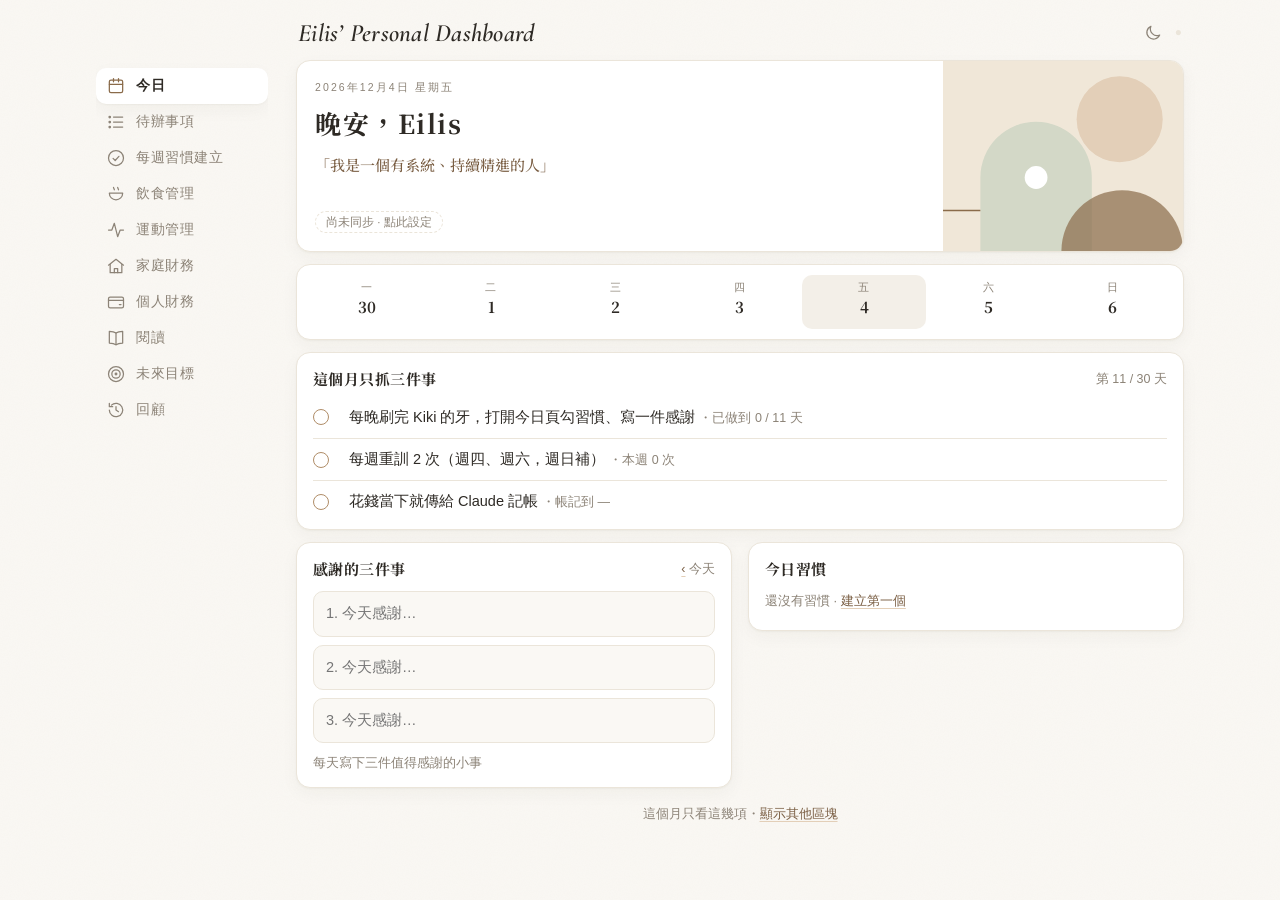
<file: docs/index.html>
<!doctype html>
<html lang="zh-Hant"><head>
<meta charset="utf-8"><meta name="viewport" content="width=device-width,initial-scale=1,viewport-fit=cover">
<meta name="theme-color" content="#FAF8F4">
<meta name="apple-mobile-web-app-capable" content="yes"><meta name="apple-mobile-web-app-status-bar-style" content="default">
<meta name="apple-mobile-web-app-title" content="Eilis">
<link rel="manifest" href="manifest.json"><link rel="apple-touch-icon" href="apple-touch-icon.png"><link rel="icon" type="image/svg+xml" href="icon.svg">
<title>Eilis’ Personal Dashboard</title><link rel="preconnect" href="https://fonts.googleapis.com"><link href="https://fonts.googleapis.com/css2?family=Cormorant+Garamond:ital,wght@0,600;1,500;1,600&family=Noto+Serif+TC:wght@500;700&display=swap" rel="stylesheet"><link rel="stylesheet" href="style.css"></head>
<body>
<script>document.documentElement.dataset.theme=localStorage.getItem("lh_theme")||"light"</script>
<div id="shell">
  <nav id="tabs"></nav>
  <div id="content">
    <header><div class="brand"><h1>Eilis’ Personal Dashboard</h1></div><span style="display:flex;align-items:center"><button id="theme" class="hbtn" title="切換淺色／深色" aria-label="切換淺色／深色"></button><span id="sync" title="點擊立即同步">●</span></span></header>
    <main id="view"></main>
  </div>
</div>
<script src="app.js"></script>
</body></html>
</file>
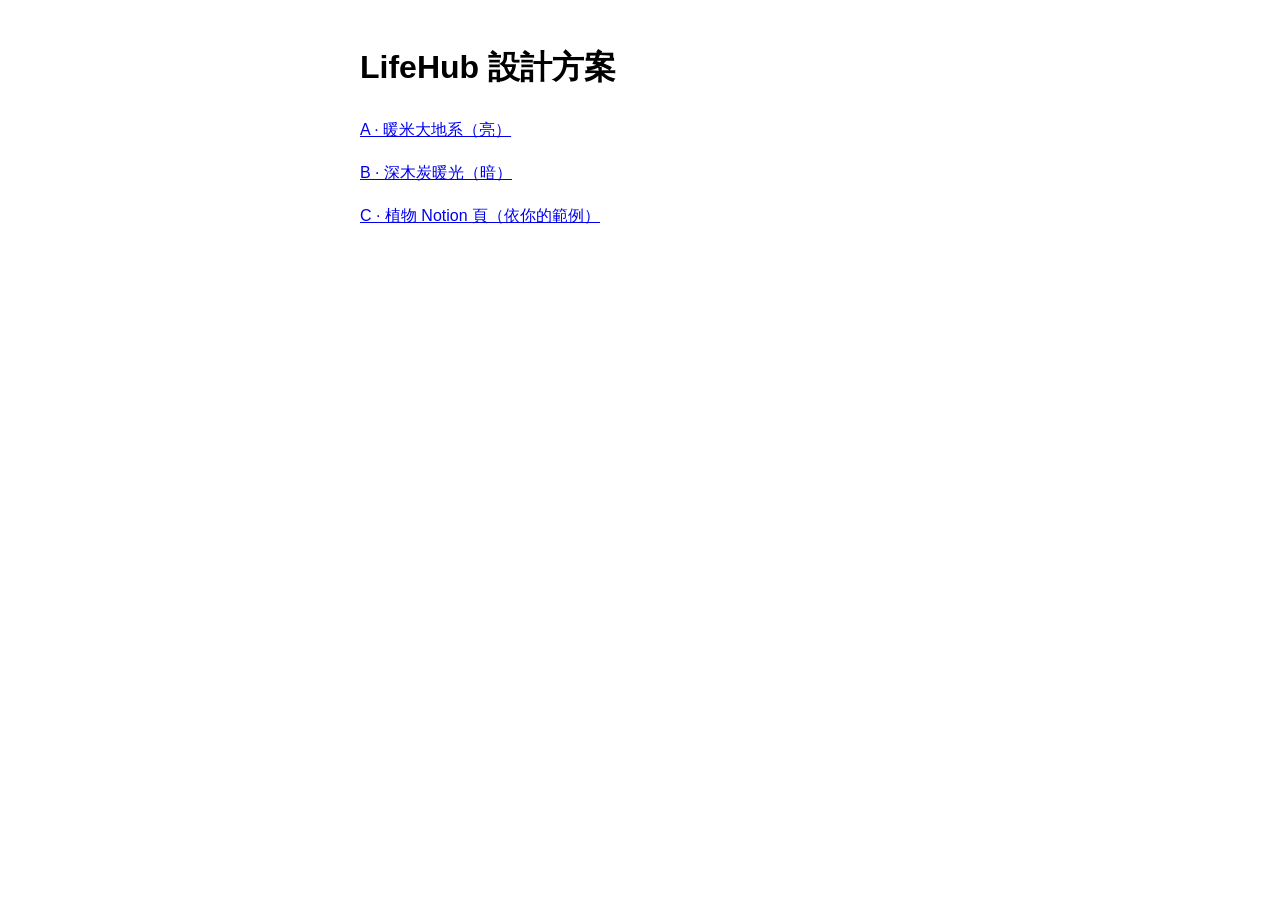
<file: lifehub/design/index.html>
<!doctype html><meta charset="utf-8"><meta name="viewport" content="width=device-width,initial-scale=1"><title>LifeHub 設計方案</title><body style="font:16px/1.7 -apple-system,'PingFang TC',sans-serif;max-width:560px;margin:40px auto;padding:0 20px"><h1>LifeHub 設計方案</h1><p><a href="mockup-a.html">A · 暖米大地系（亮）</a></p><p><a href="mockup-b.html">B · 深木炭暖光（暗）</a></p><p><a href="mockup-c.html">C · 植物 Notion 頁（依你的範例）</a></p></body>
</file>
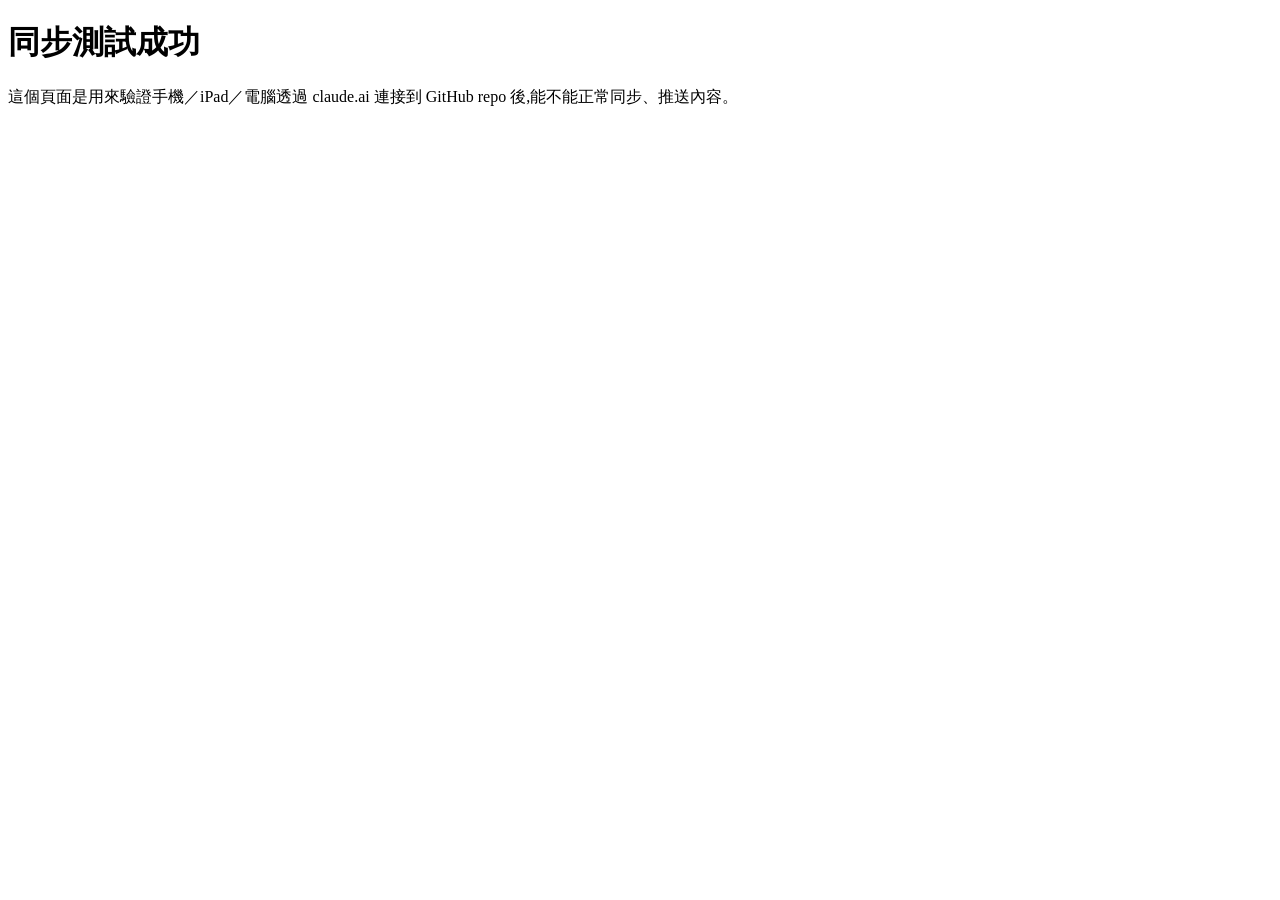
<file: test.html>
<!DOCTYPE html>
<html lang="zh-Hant">
<head>
<meta charset="UTF-8">
<title>測試頁</title>
</head>
<body>
<h1>同步測試成功</h1>
<p>這個頁面是用來驗證手機／iPad／電腦透過 claude.ai 連接到 GitHub repo 後,能不能正常同步、推送內容。</p>
</body>
</html>
</file>
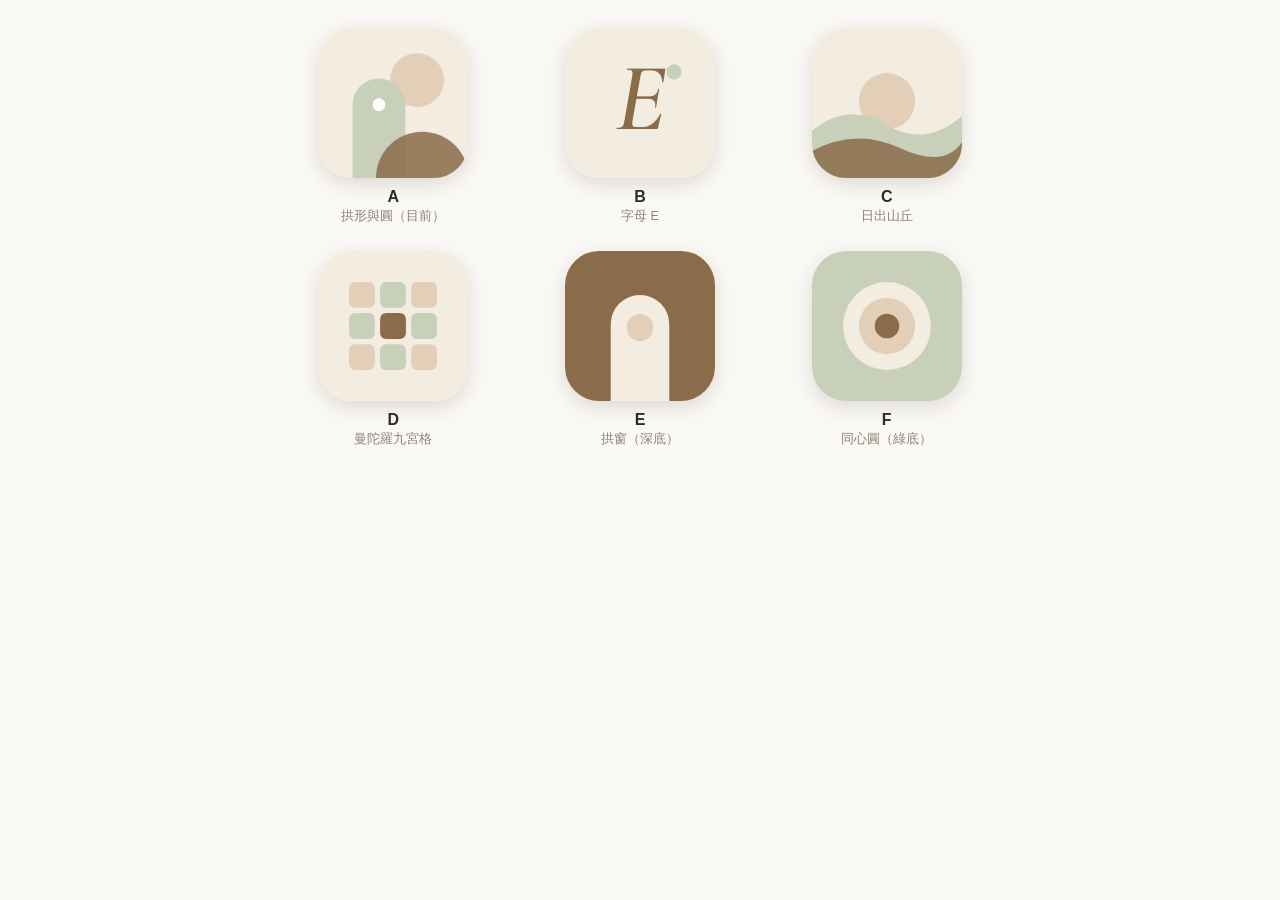
<file: lifehub/design/icons.html>
<!doctype html><meta charset="utf-8"><title>圖示選項</title>
<link href="https://fonts.googleapis.com/css2?family=Cormorant+Garamond:ital,wght@1,600&display=swap" rel="stylesheet">
<style>body{margin:0;background:#FAF8F4;font:14px -apple-system,"PingFang TC",sans-serif;color:#2E2A25;padding:28px}
.g{display:grid;grid-template-columns:repeat(3,1fr);gap:26px 20px;max-width:720px;margin:auto}
.o{text-align:center}.o svg{width:150px;height:150px;border-radius:34px;box-shadow:0 6px 18px rgba(58,45,30,.14);display:block;margin:0 auto 10px}
b{font-size:16px}.d{color:#8C8377;font-size:12.5px;margin-top:2px}</style>
<div class="g">
<div class="o"><svg viewBox="0 0 512 512"><rect width="512" height="512" fill="#F3ECE0"/><circle cx="338" cy="178" r="92" fill="#E3CFB8"/><path d="M118 512V262a90 90 0 0 1 180 0V512Z" fill="#C9D0BA"/><circle cx="356" cy="512" r="158" fill="#8A6B4A" opacity=".85"/><circle cx="208" cy="262" r="22" fill="#FFFDF9"/></svg><b>A</b><div class="d">拱形與圓（目前）</div></div>
<div class="o"><svg viewBox="0 0 512 512"><rect width="512" height="512" fill="#F3ECE0"/><text x="256" y="345" text-anchor="middle" font-family="Cormorant Garamond" font-style="italic" font-weight="600" font-size="330" fill="#8A6B4A">E</text><circle cx="372" cy="150" r="26" fill="#C9D0BA"/></svg><b>B</b><div class="d">字母 E</div></div>
<div class="o"><svg viewBox="0 0 512 512"><rect width="512" height="512" fill="#F3ECE0"/><circle cx="256" cy="250" r="96" fill="#E3CFB8"/><path d="M0 512V350Q128 250 256 330T512 300V512Z" fill="#C9D0BA"/><path d="M0 512V420Q150 340 300 410T512 390V512Z" fill="#8A6B4A" opacity=".85"/></svg><b>C</b><div class="d">日出山丘</div></div>
<div class="o"><svg viewBox="0 0 512 512"><rect width="512" height="512" fill="#F3ECE0"/><g>
<rect x="106" y="106" width="88" height="88" rx="20" fill="#E3CFB8"/><rect x="212" y="106" width="88" height="88" rx="20" fill="#C9D0BA"/><rect x="318" y="106" width="88" height="88" rx="20" fill="#E3CFB8"/>
<rect x="106" y="212" width="88" height="88" rx="20" fill="#C9D0BA"/><rect x="212" y="212" width="88" height="88" rx="20" fill="#8A6B4A"/><rect x="318" y="212" width="88" height="88" rx="20" fill="#C9D0BA"/>
<rect x="106" y="318" width="88" height="88" rx="20" fill="#E3CFB8"/><rect x="212" y="318" width="88" height="88" rx="20" fill="#C9D0BA"/><rect x="318" y="318" width="88" height="88" rx="20" fill="#E3CFB8"/></g></svg><b>D</b><div class="d">曼陀羅九宮格</div></div>
<div class="o"><svg viewBox="0 0 512 512"><rect width="512" height="512" fill="#8A6B4A"/><path d="M156 512V250a100 100 0 0 1 200 0V512Z" fill="#F3ECE0"/><circle cx="256" cy="262" r="46" fill="#E3CFB8"/></svg><b>E</b><div class="d">拱窗（深底）</div></div>
<div class="o"><svg viewBox="0 0 512 512"><rect width="512" height="512" fill="#C9D0BA"/><circle cx="256" cy="256" r="150" fill="#F3ECE0"/><circle cx="256" cy="256" r="96" fill="#E3CFB8"/><circle cx="256" cy="256" r="42" fill="#8A6B4A"/></svg><b>F</b><div class="d">同心圓（綠底）</div></div>
</div>
</file>
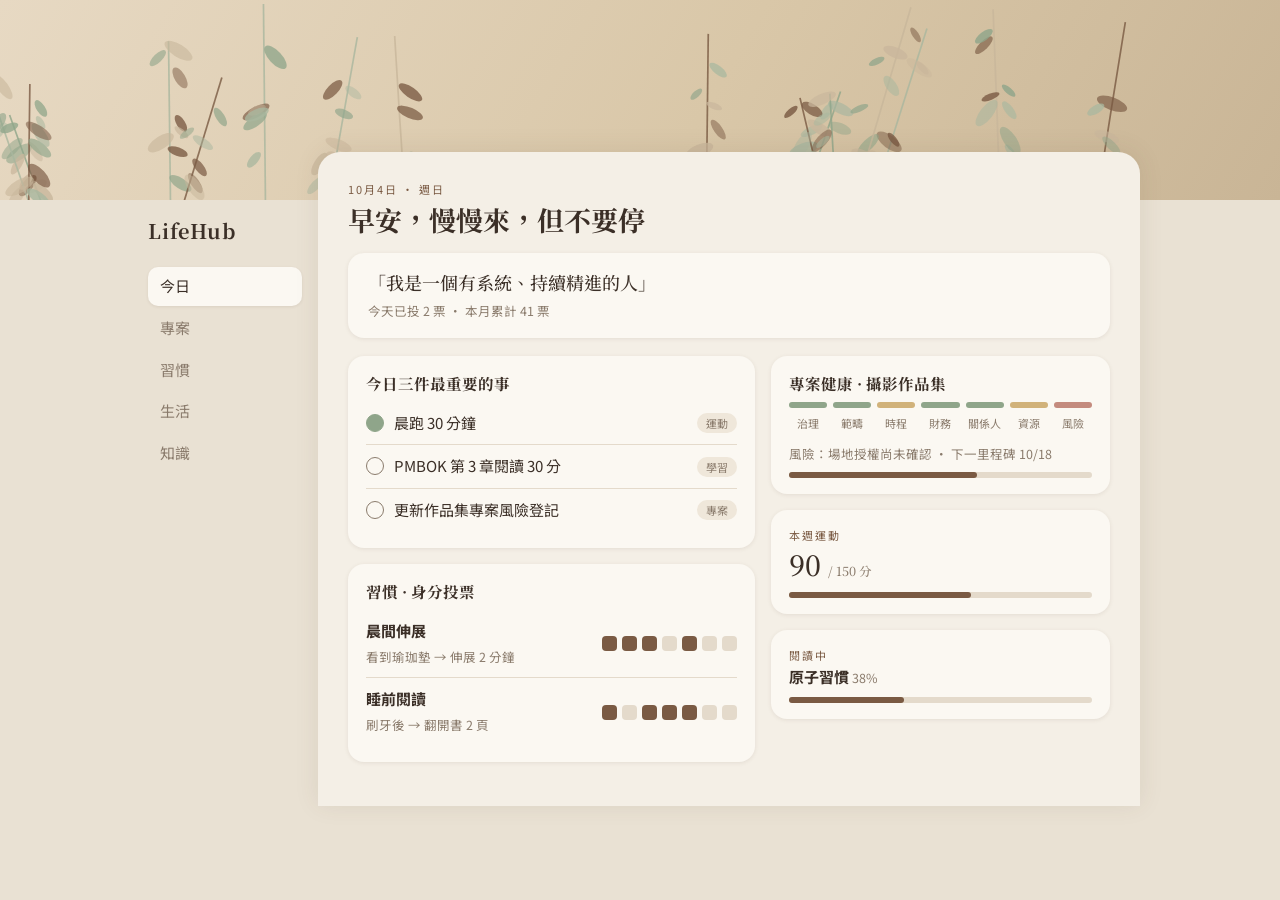
<file: lifehub/design/mockup-a.html>
<!doctype html><html lang="zh-Hant"><head><meta charset="utf-8"><meta name="viewport" content="width=device-width,initial-scale=1"><title>方案 A · 暖米大地</title>
<link href="https://fonts.googleapis.com/css2?family=Noto+Serif+TC:wght@500;700&family=Noto+Sans+TC:wght@400;500;700&display=swap" rel="stylesheet">
<style>:root{--bg:#E9E1D3;--paper:#F4EFE6;--card:#FBF8F2;--tx:#3B2F27;--mut:#8A7B6C;--line:#E4DACB;--ac:#7A5A43;--sage:#8FA58A;--sand:#D1B27A;--rose:#C48B7E;--tagbg:#EFE7DA;--shadow:rgba(90,70,50,.10)}*{box-sizing:border-box}body{margin:0;background:var(--bg);color:var(--tx);font:15px/1.65 "Noto Sans TC",sans-serif}
.hero{height:200px;position:relative;overflow:hidden}.hero svg{position:absolute;inset:0;width:100%;height:100%}
.wrap{display:grid;grid-template-columns:170px 1fr;max-width:1040px;margin:-48px auto 0;position:relative;gap:8px;padding:0 20px 40px}
.side{padding:64px 8px 0}.logo{font:700 20px "Noto Serif TC",serif;letter-spacing:.04em}nav{margin-top:22px;display:grid;gap:3px}nav a{padding:7px 12px;border-radius:10px;color:var(--mut)}nav a.on{background:var(--card);color:var(--tx);box-shadow:0 1px 3px var(--shadow)}
main{background:var(--paper);border-radius:22px 22px 0 0;padding:28px 30px;box-shadow:0 -2px 24px var(--shadow)}
.eyebrow{font-size:11px;letter-spacing:.18em;color:var(--ac);text-transform:uppercase}h1{font:700 27px "Noto Serif TC",serif;margin:2px 0 12px}h2{font:700 15.5px "Noto Serif TC",serif;margin:0 0 8px}
.id{border-radius:16px;background:var(--card);padding:16px 20px;margin:14px 0 18px;box-shadow:0 1px 4px var(--shadow)}.id q{font:500 18px "Noto Serif TC",serif;quotes:"「" "」"}.id .mut{display:block;margin-top:4px}
.grid{display:grid;grid-template-columns:1.2fr 1fr;gap:16px}.card{background:var(--card);border-radius:16px;padding:16px 18px;margin-bottom:16px;box-shadow:0 1px 4px var(--shadow)}.num{font:500 28px "Noto Serif TC",serif}
@media(max-width:760px){.wrap{grid-template-columns:1fr}.side{display:none}.grid{grid-template-columns:1fr}main{padding:20px 16px}}
.tag{font-size:11px;padding:1px 9px;border-radius:99px;background:var(--tagbg);color:var(--mut)}.mut{color:var(--mut);font-size:12.5px}
.chk{width:18px;height:18px;border:1.5px solid var(--mut);border-radius:50%;display:inline-block;margin-right:10px;vertical-align:-3px}.chk.on{background:var(--sage);border-color:var(--sage)}
.week{display:flex;gap:5px}.week b{width:15px;height:15px;border-radius:4px;background:var(--line)}.week b.on{background:var(--ac)}
.bar{height:6px;background:var(--line);border-radius:3px;margin-top:8px}.bar i{display:block;height:100%;background:var(--ac);border-radius:3px}
.dom{display:grid;grid-template-columns:repeat(7,1fr);gap:6px;text-align:center;font-size:11px;color:var(--mut)}.dom i{display:block;height:6px;border-radius:3px;margin-bottom:6px}.g{background:var(--sage)}.y{background:var(--sand)}.r{background:var(--rose)}
.row{display:flex;justify-content:space-between;align-items:center;padding:9px 0;border-bottom:1px solid var(--line)}.row:last-child{border:0}
</style></head><body><div class="hero" style="background:linear-gradient(120deg,#E7D9C3,#D9C7A8 55%,#C9B596)"><svg viewBox="0 0 1200 200" preserveAspectRatio="xMidYMid slice" xmlns="http://www.w3.org/2000/svg"><path d="M747 210 Q768 151 788 92" stroke="#8FA58A" stroke-width="1.6" fill="none" opacity=".8"/><ellipse cx="760" cy="125" rx="11" ry="4" transform="rotate(-25 769 125)" fill="#A9B79F" opacity="0.60"/><ellipse cx="744" cy="177" rx="9" ry="3" transform="rotate(-21 751 177)" fill="#7A5A43" opacity="0.52"/><ellipse cx="789" cy="104" rx="13" ry="5" transform="rotate(26 780 104)" fill="#A9B79F" opacity="0.70"/><ellipse cx="753" cy="144" rx="14" ry="6" transform="rotate(-20 760 144)" fill="#A9B79F" opacity="0.76"/><ellipse cx="767" cy="95" rx="9" ry="4" transform="rotate(-55 786 95)" fill="#A9B79F" opacity="0.67"/><path d="M813 210 Q841 121 869 33" stroke="#A9B79F" stroke-width="1.6" fill="none" opacity=".8"/><ellipse cx="836" cy="132" rx="14" ry="6" transform="rotate(37 824 132)" fill="#7A5A43" opacity="0.48"/><ellipse cx="810" cy="132" rx="13" ry="5" transform="rotate(-44 824 132)" fill="#8FA58A" opacity="0.57"/><ellipse cx="870" cy="58" rx="8" ry="3" transform="rotate(48 854 58)" fill="#C9B79C" opacity="0.73"/><ellipse cx="797" cy="166" rx="10" ry="4" transform="rotate(-58 817 166)" fill="#C9B79C" opacity="0.46"/><ellipse cx="864" cy="63" rx="14" ry="5" transform="rotate(35 852 63)" fill="#C9B79C" opacity="0.47"/><ellipse cx="812" cy="149" rx="9" ry="4" transform="rotate(-25 820 149)" fill="#C9B79C" opacity="0.59"/><ellipse cx="844" cy="124" rx="8" ry="3" transform="rotate(51 827 124)" fill="#7A5A43" opacity="0.79"/><path d="M44 210 Q26 162 9 114" stroke="#8FA58A" stroke-width="1.6" fill="none" opacity=".8"/><ellipse cx="16" cy="144" rx="14" ry="6" transform="rotate(-34 27 144)" fill="#8FA58A" opacity="0.57"/><ellipse cx="19" cy="166" rx="12" ry="5" transform="rotate(-52 37 166)" fill="#7A5A43" opacity="0.85"/><ellipse cx="32" cy="178" rx="12" ry="5" transform="rotate(-23 40 178)" fill="#C9B79C" opacity="0.46"/><ellipse cx="40" cy="134" rx="11" ry="4" transform="rotate(53 22 134)" fill="#C9B79C" opacity="0.51"/><ellipse cx="-7" cy="116" rx="10" ry="4" transform="rotate(-52 10 116)" fill="#A9B79F" opacity="0.50"/><ellipse cx="7" cy="135" rx="13" ry="5" transform="rotate(-45 22 135)" fill="#8FA58A" opacity="0.52"/><ellipse cx="17" cy="162" rx="9" ry="4" transform="rotate(-54 35 162)" fill="#C9B79C" opacity="0.82"/><ellipse cx="7" cy="143" rx="11" ry="4" transform="rotate(-59 27 143)" fill="#C9B79C" opacity="0.73"/><path d="M381 210 Q375 125 370 40" stroke="#C9B79C" stroke-width="1.6" fill="none" opacity=".8"/><ellipse cx="365" cy="161" rx="11" ry="4" transform="rotate(-45 380 161)" fill="#7A5A43" opacity="0.52"/><ellipse cx="385" cy="109" rx="13" ry="5" transform="rotate(23 377 109)" fill="#7A5A43" opacity="0.73"/><ellipse cx="387" cy="86" rx="13" ry="5" transform="rotate(35 375 86)" fill="#7A5A43" opacity="0.78"/><ellipse cx="399" cy="140" rx="10" ry="4" transform="rotate(58 379 140)" fill="#A9B79F" opacity="0.68"/><ellipse cx="392" cy="174" rx="9" ry="4" transform="rotate(33 381 174)" fill="#7A5A43" opacity="0.78"/><path d="M777 210 Q763 154 750 98" stroke="#7A5A43" stroke-width="1.6" fill="none" opacity=".8"/><ellipse cx="771" cy="121" rx="14" ry="5" transform="rotate(34 760 121)" fill="#C9B79C" opacity="0.84"/><ellipse cx="738" cy="102" rx="8" ry="3" transform="rotate(-41 752 102)" fill="#7A5A43" opacity="0.82"/><ellipse cx="751" cy="145" rx="13" ry="5" transform="rotate(-49 768 145)" fill="#A9B79F" opacity="0.70"/><ellipse cx="763" cy="103" rx="11" ry="5" transform="rotate(32 752 103)" fill="#7A5A43" opacity="0.74"/><ellipse cx="761" cy="185" rx="12" ry="5" transform="rotate(-43 776 185)" fill="#A9B79F" opacity="0.54"/><ellipse cx="742" cy="126" rx="15" ry="6" transform="rotate(-59 762 126)" fill="#A9B79F" opacity="0.47"/><path d="M160 210 Q159 127 158 45" stroke="#A9B79F" stroke-width="1.6" fill="none" opacity=".8"/><ellipse cx="171" cy="172" rx="12" ry="5" transform="rotate(34 160 172)" fill="#8FA58A" opacity="0.69"/><ellipse cx="167" cy="146" rx="10" ry="4" transform="rotate(20 160 146)" fill="#7A5A43" opacity="0.79"/><ellipse cx="178" cy="63" rx="11" ry="5" transform="rotate(59 159 63)" fill="#7A5A43" opacity="0.49"/><ellipse cx="179" cy="105" rx="9" ry="4" transform="rotate(58 159 105)" fill="#7A5A43" opacity="0.78"/><ellipse cx="173" cy="122" rx="8" ry="3" transform="rotate(39 160 122)" fill="#C9B79C" opacity="0.68"/><ellipse cx="144" cy="51" rx="10" ry="4" transform="rotate(-44 158 51)" fill="#8FA58A" opacity="0.60"/><ellipse cx="149" cy="134" rx="14" ry="6" transform="rotate(-33 160 134)" fill="#C9B79C" opacity="0.62"/><ellipse cx="169" cy="48" rx="15" ry="6" transform="rotate(32 158 48)" fill="#C9B79C" opacity="0.60"/><path d="M1026 210 Q1040 119 1055 27" stroke="#7A5A43" stroke-width="1.6" fill="none" opacity=".8"/><ellipse cx="1043" cy="101" rx="15" ry="6" transform="rotate(21 1036 101)" fill="#7A5A43" opacity="0.65"/><ellipse cx="1038" cy="132" rx="12" ry="5" transform="rotate(21 1031 132)" fill="#C9B79C" opacity="0.55"/><ellipse cx="1010" cy="168" rx="7" ry="3" transform="rotate(-53 1028 168)" fill="#7A5A43" opacity="0.55"/><ellipse cx="1026" cy="104" rx="9" ry="4" transform="rotate(-30 1036 104)" fill="#A9B79F" opacity="0.74"/><ellipse cx="1046" cy="132" rx="11" ry="4" transform="rotate(44 1031 132)" fill="#8FA58A" opacity="0.46"/><ellipse cx="1042" cy="155" rx="10" ry="4" transform="rotate(41 1029 155)" fill="#7A5A43" opacity="0.74"/><path d="M32 210 Q4 129 -24 48" stroke="#A9B79F" stroke-width="1.6" fill="none" opacity=".8"/><ellipse cx="-10" cy="106" rx="11" ry="5" transform="rotate(-56 9 106)" fill="#8FA58A" opacity="0.62"/><ellipse cx="10" cy="73" rx="14" ry="5" transform="rotate(54 -8 73)" fill="#C9B79C" opacity="0.61"/><ellipse cx="-30" cy="68" rx="11" ry="4" transform="rotate(-56 -11 68)" fill="#8FA58A" opacity="0.57"/><ellipse cx="44" cy="177" rx="12" ry="5" transform="rotate(43 30 177)" fill="#C9B79C" opacity="0.81"/><ellipse cx="42" cy="159" rx="14" ry="6" transform="rotate(48 26 159)" fill="#7A5A43" opacity="0.67"/><ellipse cx="8" cy="123" rx="9" ry="4" transform="rotate(-23 16 123)" fill="#8FA58A" opacity="0.77"/><path d="M796 210 Q825 111 854 13" stroke="#C9B79C" stroke-width="1.6" fill="none" opacity=".8"/><ellipse cx="821" cy="60" rx="8" ry="3" transform="rotate(-25 830 60)" fill="#8FA58A" opacity="0.73"/><ellipse cx="818" cy="149" rx="11" ry="4" transform="rotate(48 802 149)" fill="#A9B79F" opacity="0.69"/><ellipse cx="805" cy="105" rx="9" ry="3" transform="rotate(-23 813 105)" fill="#8FA58A" opacity="0.71"/><ellipse cx="840" cy="53" rx="12" ry="5" transform="rotate(22 833 53)" fill="#C9B79C" opacity="0.80"/><ellipse cx="810" cy="149" rx="12" ry="5" transform="rotate(24 802 149)" fill="#C9B79C" opacity="0.65"/><ellipse cx="867" cy="23" rx="8" ry="3" transform="rotate(57 848 23)" fill="#7A5A43" opacity="0.51"/><ellipse cx="844" cy="71" rx="11" ry="5" transform="rotate(56 825 71)" fill="#A9B79F" opacity="0.56"/><path d="M662 210 Q663 124 664 38" stroke="#7A5A43" stroke-width="1.6" fill="none" opacity=".8"/><ellipse cx="676" cy="64" rx="10" ry="4" transform="rotate(38 663 64)" fill="#A9B79F" opacity="0.74"/><ellipse cx="649" cy="85" rx="7" ry="3" transform="rotate(-43 663 85)" fill="#8FA58A" opacity="0.65"/><ellipse cx="681" cy="113" rx="11" ry="4" transform="rotate(55 663 113)" fill="#7A5A43" opacity="0.49"/><ellipse cx="670" cy="103" rx="8" ry="3" transform="rotate(22 663 103)" fill="#C9B79C" opacity="0.72"/><ellipse cx="655" cy="145" rx="14" ry="6" transform="rotate(-23 662 145)" fill="#C9B79C" opacity="0.78"/><path d="M168 210 Q188 144 208 79" stroke="#7A5A43" stroke-width="1.6" fill="none" opacity=".8"/><ellipse cx="194" cy="149" rx="10" ry="4" transform="rotate(52 176 149)" fill="#7A5A43" opacity="0.71"/><ellipse cx="216" cy="99" rx="10" ry="4" transform="rotate(58 196 99)" fill="#8FA58A" opacity="0.69"/><ellipse cx="173" cy="124" rx="8" ry="3" transform="rotate(-36 185 124)" fill="#8FA58A" opacity="0.52"/><ellipse cx="191" cy="163" rx="11" ry="4" transform="rotate(56 173 163)" fill="#7A5A43" opacity="0.45"/><ellipse cx="192" cy="134" rx="11" ry="4" transform="rotate(33 181 134)" fill="#A9B79F" opacity="0.51"/><ellipse cx="190" cy="167" rx="14" ry="6" transform="rotate(55 172 167)" fill="#C9B79C" opacity="0.51"/><path d="M305 210 Q320 125 335 41" stroke="#A9B79F" stroke-width="1.6" fill="none" opacity=".8"/><ellipse cx="328" cy="144" rx="10" ry="4" transform="rotate(56 309 144)" fill="#7A5A43" opacity="0.58"/><ellipse cx="291" cy="168" rx="11" ry="4" transform="rotate(-47 307 168)" fill="#A9B79F" opacity="0.50"/><ellipse cx="334" cy="85" rx="9" ry="4" transform="rotate(38 321 85)" fill="#A9B79F" opacity="0.46"/><ellipse cx="307" cy="79" rx="12" ry="5" transform="rotate(-46 323 79)" fill="#7A5A43" opacity="0.72"/><ellipse cx="319" cy="151" rx="13" ry="5" transform="rotate(31 309 151)" fill="#C9B79C" opacity="0.52"/><ellipse cx="290" cy="143" rx="12" ry="5" transform="rotate(-58 310 143)" fill="#C9B79C" opacity="0.74"/><ellipse cx="318" cy="139" rx="13" ry="5" transform="rotate(22 310 139)" fill="#C9B79C" opacity="0.52"/><ellipse cx="326" cy="172" rx="13" ry="5" transform="rotate(58 306 172)" fill="#A9B79F" opacity="0.81"/><ellipse cx="323" cy="110" rx="9" ry="4" transform="rotate(22 315 110)" fill="#8FA58A" opacity="0.65"/><path d="M938 210 Q935 113 931 15" stroke="#C9B79C" stroke-width="1.6" fill="none" opacity=".8"/><ellipse cx="918" cy="163" rx="9" ry="3" transform="rotate(-58 937 163)" fill="#C9B79C" opacity="0.53"/><ellipse cx="954" cy="135" rx="8" ry="3" transform="rotate(52 937 135)" fill="#A9B79F" opacity="0.69"/><ellipse cx="918" cy="38" rx="11" ry="4" transform="rotate(-45 933 38)" fill="#7A5A43" opacity="0.64"/><ellipse cx="949" cy="82" rx="8" ry="3" transform="rotate(41 935 82)" fill="#8FA58A" opacity="0.82"/><ellipse cx="955" cy="123" rx="15" ry="6" transform="rotate(56 937 123)" fill="#8FA58A" opacity="0.51"/><ellipse cx="953" cy="96" rx="10" ry="4" transform="rotate(53 936 96)" fill="#A9B79F" opacity="0.66"/><ellipse cx="918" cy="98" rx="15" ry="6" transform="rotate(-52 936 98)" fill="#A9B79F" opacity="0.56"/><ellipse cx="928" cy="94" rx="9" ry="3" transform="rotate(-22 936 94)" fill="#7A5A43" opacity="0.80"/><ellipse cx="920" cy="33" rx="10" ry="4" transform="rotate(-37 932 33)" fill="#8FA58A" opacity="0.81"/><path d="M785 210 Q781 152 778 94" stroke="#8FA58A" stroke-width="1.6" fill="none" opacity=".8"/><ellipse cx="765" cy="126" rx="13" ry="5" transform="rotate(-49 781 126)" fill="#7A5A43" opacity="0.49"/><ellipse cx="769" cy="112" rx="9" ry="4" transform="rotate(-33 780 112)" fill="#A9B79F" opacity="0.56"/><ellipse cx="788" cy="124" rx="11" ry="5" transform="rotate(21 781 124)" fill="#8FA58A" opacity="0.46"/><ellipse cx="767" cy="182" rx="10" ry="4" transform="rotate(-53 785 182)" fill="#7A5A43" opacity="0.83"/><ellipse cx="768" cy="130" rx="8" ry="3" transform="rotate(-41 782 130)" fill="#A9B79F" opacity="0.58"/><ellipse cx="768" cy="186" rx="8" ry="3" transform="rotate(-49 785 186)" fill="#A9B79F" opacity="0.70"/><ellipse cx="801" cy="173" rx="8" ry="3" transform="rotate(52 784 173)" fill="#7A5A43" opacity="0.63"/><ellipse cx="793" cy="165" rx="7" ry="3" transform="rotate(27 784 165)" fill="#A9B79F" opacity="0.66"/><ellipse cx="770" cy="96" rx="14" ry="5" transform="rotate(-24 778 96)" fill="#C9B79C" opacity="0.72"/><path d="M249 210 Q248 110 247 10" stroke="#A9B79F" stroke-width="1.6" fill="none" opacity=".8"/><ellipse cx="239" cy="107" rx="14" ry="5" transform="rotate(-28 248 107)" fill="#7A5A43" opacity="0.67"/><ellipse cx="237" cy="113" rx="13" ry="5" transform="rotate(-35 249 113)" fill="#8FA58A" opacity="0.70"/><ellipse cx="240" cy="106" rx="9" ry="4" transform="rotate(-26 248 106)" fill="#C9B79C" opacity="0.47"/><ellipse cx="232" cy="143" rx="9" ry="4" transform="rotate(-50 249 143)" fill="#A9B79F" opacity="0.77"/><ellipse cx="263" cy="49" rx="14" ry="6" transform="rotate(47 248 49)" fill="#8FA58A" opacity="0.77"/><ellipse cx="240" cy="110" rx="12" ry="5" transform="rotate(-24 249 110)" fill="#A9B79F" opacity="0.78"/><path d="M27 210 Q27 147 28 85" stroke="#7A5A43" stroke-width="1.6" fill="none" opacity=".8"/><ellipse cx="40" cy="137" rx="13" ry="5" transform="rotate(38 27 137)" fill="#8FA58A" opacity="0.66"/><ellipse cx="47" cy="105" rx="7" ry="3" transform="rotate(58 28 105)" fill="#A9B79F" opacity="0.56"/><ellipse cx="10" cy="177" rx="12" ry="5" transform="rotate(-51 27 177)" fill="#C9B79C" opacity="0.57"/><ellipse cx="47" cy="92" rx="9" ry="4" transform="rotate(57 28 92)" fill="#8FA58A" opacity="0.75"/><ellipse cx="46" cy="118" rx="13" ry="5" transform="rotate(56 28 118)" fill="#A9B79F" opacity="0.64"/><ellipse cx="17" cy="176" rx="15" ry="6" transform="rotate(-30 27 176)" fill="#C9B79C" opacity="0.61"/><ellipse cx="38" cy="185" rx="13" ry="5" transform="rotate(35 27 185)" fill="#A9B79F" opacity="0.81"/><ellipse cx="38" cy="123" rx="14" ry="5" transform="rotate(33 27 123)" fill="#7A5A43" opacity="0.55"/></svg></div>
<div class="wrap"><div class="side"><div class="logo">LifeHub</div><nav><a class="on">今日</a><a>專案</a><a>習慣</a><a>生活</a><a>知識</a></nav></div>
<main><div class="eyebrow">10月4日 · 週日</div><h1>早安，慢慢來，但不要停</h1>
<div class="id"><q>我是一個有系統、持續精進的人</q><span class="mut">今天已投 2 票 · 本月累計 41 票</span></div>
<div class="grid"><div>
<div class="card"><h2>今日三件最重要的事</h2><div class="row"><span><i class="chk on"></i>晨跑 30 分鐘</span><span class="tag">運動</span></div><div class="row"><span><i class="chk"></i>PMBOK 第 3 章閱讀 30 分</span><span class="tag">學習</span></div><div class="row"><span><i class="chk"></i>更新作品集專案風險登記</span><span class="tag">專案</span></div></div>
<div class="card"><h2>習慣 · 身分投票</h2><div class="row"><span><b>晨間伸展</b><br><span class="mut">看到瑜珈墊 → 伸展 2 分鐘</span></span><span class="week"><b class="on"></b><b class="on"></b><b class="on"></b><b></b><b class="on"></b><b></b><b></b></span></div><div class="row"><span><b>睡前閱讀</b><br><span class="mut">刷牙後 → 翻開書 2 頁</span></span><span class="week"><b class="on"></b><b></b><b class="on"></b><b class="on"></b><b class="on"></b><b></b><b></b></span></div></div>
</div><div>
<div class="card"><h2>專案健康 · 攝影作品集</h2><div class="dom"><div><i class="g"></i>治理</div><div><i class="g"></i>範疇</div><div><i class="y"></i>時程</div><div><i class="g"></i>財務</div><div><i class="g"></i>關係人</div><div><i class="y"></i>資源</div><div><i class="r"></i>風險</div></div><p class="mut" style="margin:12px 0 0">風險：場地授權尚未確認 · 下一里程碑 10/18</p><div class="bar"><i style="width:62%"></i></div></div>
<div class="card"><div class="eyebrow">本週運動</div><div class="num">90 <small class="mut">/ 150 分</small></div><div class="bar"><i style="width:60%"></i></div></div>
<div class="card"><div class="eyebrow">閱讀中</div><b>原子習慣</b> <span class="mut">38%</span><div class="bar"><i style="width:38%"></i></div></div>
</div></div></main></div></body></html>
</file>
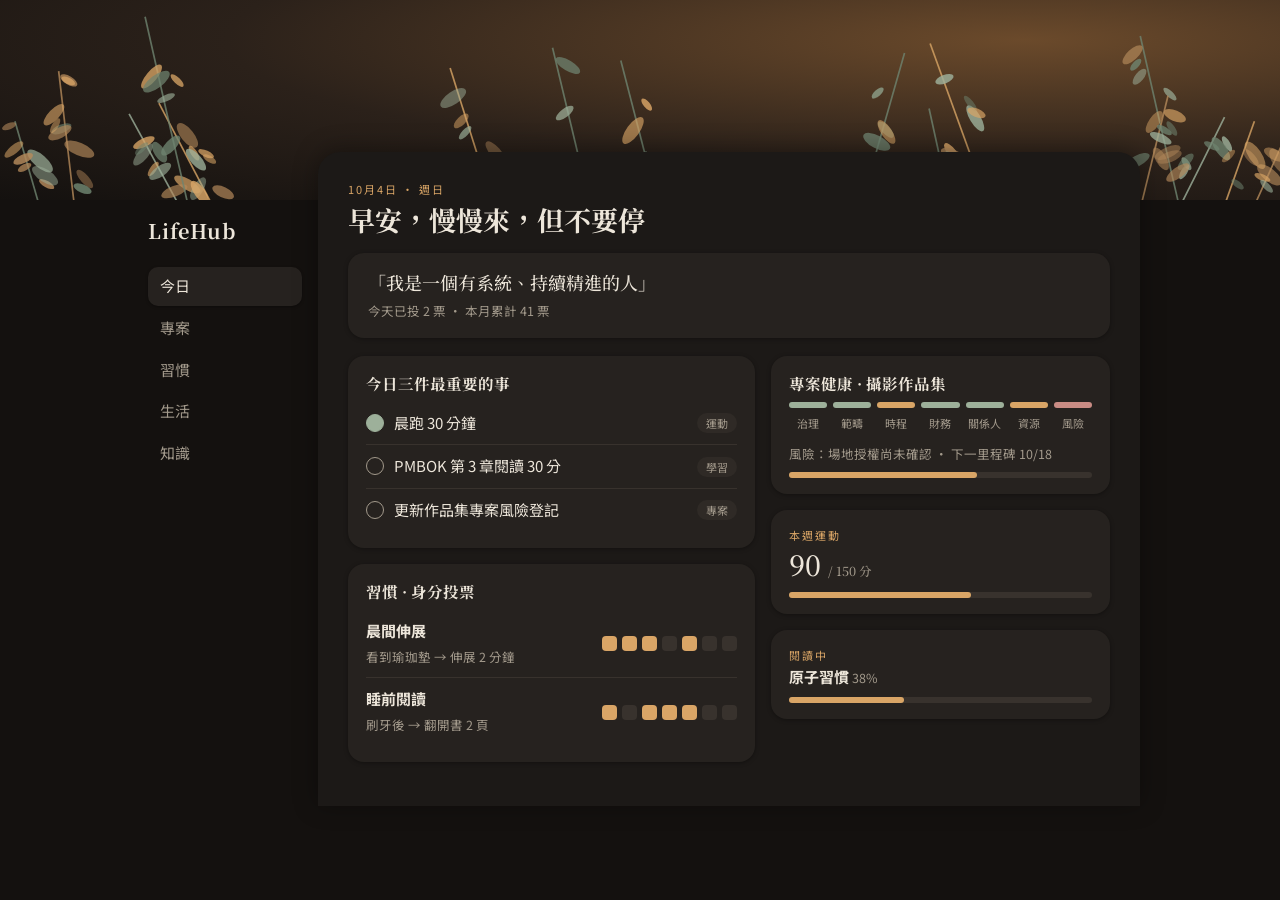
<file: lifehub/design/mockup-b.html>
<!doctype html><html lang="zh-Hant"><head><meta charset="utf-8"><meta name="viewport" content="width=device-width,initial-scale=1"><title>方案 B · 深木炭暖光</title>
<link href="https://fonts.googleapis.com/css2?family=Noto+Serif+TC:wght@500;700&family=Noto+Sans+TC:wght@400;500;700&display=swap" rel="stylesheet">
<style>:root{--bg:#14110F;--paper:#1C1917;--card:#26221F;--tx:#EDE6DA;--mut:#A39A8C;--line:#38322D;--ac:#D9A566;--sage:#9DB09A;--sand:#D9A566;--rose:#C98C84;--tagbg:#2F2A26;--shadow:rgba(0,0,0,.35)}*{box-sizing:border-box}body{margin:0;background:var(--bg);color:var(--tx);font:15px/1.65 "Noto Sans TC",sans-serif}
.hero{height:200px;position:relative;overflow:hidden}.hero svg{position:absolute;inset:0;width:100%;height:100%}
.wrap{display:grid;grid-template-columns:170px 1fr;max-width:1040px;margin:-48px auto 0;position:relative;gap:8px;padding:0 20px 40px}
.side{padding:64px 8px 0}.logo{font:700 20px "Noto Serif TC",serif;letter-spacing:.04em}nav{margin-top:22px;display:grid;gap:3px}nav a{padding:7px 12px;border-radius:10px;color:var(--mut)}nav a.on{background:var(--card);color:var(--tx);box-shadow:0 1px 3px var(--shadow)}
main{background:var(--paper);border-radius:22px 22px 0 0;padding:28px 30px;box-shadow:0 -2px 24px var(--shadow)}
.eyebrow{font-size:11px;letter-spacing:.18em;color:var(--ac);text-transform:uppercase}h1{font:700 27px "Noto Serif TC",serif;margin:2px 0 12px}h2{font:700 15.5px "Noto Serif TC",serif;margin:0 0 8px}
.id{border-radius:16px;background:var(--card);padding:16px 20px;margin:14px 0 18px;box-shadow:0 1px 4px var(--shadow)}.id q{font:500 18px "Noto Serif TC",serif;quotes:"「" "」"}.id .mut{display:block;margin-top:4px}
.grid{display:grid;grid-template-columns:1.2fr 1fr;gap:16px}.card{background:var(--card);border-radius:16px;padding:16px 18px;margin-bottom:16px;box-shadow:0 1px 4px var(--shadow)}.num{font:500 28px "Noto Serif TC",serif}
@media(max-width:760px){.wrap{grid-template-columns:1fr}.side{display:none}.grid{grid-template-columns:1fr}main{padding:20px 16px}}
.tag{font-size:11px;padding:1px 9px;border-radius:99px;background:var(--tagbg);color:var(--mut)}.mut{color:var(--mut);font-size:12.5px}
.chk{width:18px;height:18px;border:1.5px solid var(--mut);border-radius:50%;display:inline-block;margin-right:10px;vertical-align:-3px}.chk.on{background:var(--sage);border-color:var(--sage)}
.week{display:flex;gap:5px}.week b{width:15px;height:15px;border-radius:4px;background:var(--line)}.week b.on{background:var(--ac)}
.bar{height:6px;background:var(--line);border-radius:3px;margin-top:8px}.bar i{display:block;height:100%;background:var(--ac);border-radius:3px}
.dom{display:grid;grid-template-columns:repeat(7,1fr);gap:6px;text-align:center;font-size:11px;color:var(--mut)}.dom i{display:block;height:6px;border-radius:3px;margin-bottom:6px}.g{background:var(--sage)}.y{background:var(--sand)}.r{background:var(--rose)}
.row{display:flex;justify-content:space-between;align-items:center;padding:9px 0;border-bottom:1px solid var(--line)}.row:last-child{border:0}
</style></head><body><div class="hero" style="background:radial-gradient(ellipse at 80% 20%,#6B4A2B 0,#2B211A 55%,#14110F)"><svg viewBox="0 0 1200 200" preserveAspectRatio="xMidYMid slice" xmlns="http://www.w3.org/2000/svg"><path d="M556 210 Q537 131 518 51" stroke="#6F8470" stroke-width="1.6" fill="none" opacity=".8"/><ellipse cx="573" cy="177" rx="8" ry="3" transform="rotate(56 554 177)" fill="#9DB09A" opacity="0.74"/><ellipse cx="571" cy="157" rx="10" ry="4" transform="rotate(58 551 157)" fill="#6F8470" opacity="0.55"/><ellipse cx="535" cy="164" rx="10" ry="4" transform="rotate(-51 552 164)" fill="#9DB09A" opacity="0.82"/><ellipse cx="534" cy="152" rx="10" ry="4" transform="rotate(-49 551 152)" fill="#9DB09A" opacity="0.76"/><ellipse cx="534" cy="62" rx="13" ry="5" transform="rotate(31 523 62)" fill="#6F8470" opacity="0.73"/><ellipse cx="561" cy="178" rx="10" ry="4" transform="rotate(22 554 178)" fill="#B58A5B" opacity="0.51"/><ellipse cx="530" cy="148" rx="7" ry="3" transform="rotate(-59 550 148)" fill="#6F8470" opacity="0.81"/><ellipse cx="532" cy="152" rx="8" ry="3" transform="rotate(-56 551 152)" fill="#9DB09A" opacity="0.65"/><ellipse cx="527" cy="105" rx="10" ry="4" transform="rotate(-37 539 105)" fill="#9DB09A" opacity="0.73"/><path d="M174 210 Q148 162 121 113" stroke="#9DB09A" stroke-width="1.6" fill="none" opacity=".8"/><ellipse cx="128" cy="138" rx="13" ry="5" transform="rotate(-50 145 138)" fill="#9DB09A" opacity="0.50"/><ellipse cx="134" cy="136" rx="11" ry="4" transform="rotate(-26 143 136)" fill="#D9A566" opacity="0.79"/><ellipse cx="136" cy="150" rx="8" ry="3" transform="rotate(-55 154 150)" fill="#D9A566" opacity="0.63"/><ellipse cx="148" cy="160" rx="12" ry="5" transform="rotate(-35 160 160)" fill="#9DB09A" opacity="0.62"/><ellipse cx="177" cy="174" rx="14" ry="5" transform="rotate(31 167 174)" fill="#D9A566" opacity="0.70"/><ellipse cx="163" cy="183" rx="13" ry="5" transform="rotate(-21 170 183)" fill="#B58A5B" opacity="0.65"/><ellipse cx="129" cy="136" rx="8" ry="3" transform="rotate(-43 143 136)" fill="#6F8470" opacity="0.49"/><ellipse cx="159" cy="132" rx="11" ry="5" transform="rotate(58 139 132)" fill="#6F8470" opacity="0.72"/><path d="M205 210 Q177 156 149 103" stroke="#D9A566" stroke-width="1.6" fill="none" opacity=".8"/><ellipse cx="176" cy="166" rx="12" ry="5" transform="rotate(-59 196 166)" fill="#9DB09A" opacity="0.47"/><ellipse cx="198" cy="150" rx="7" ry="3" transform="rotate(32 188 150)" fill="#D9A566" opacity="0.56"/><ellipse cx="194" cy="147" rx="8" ry="3" transform="rotate(25 186 147)" fill="#D9A566" opacity="0.73"/><ellipse cx="210" cy="183" rx="11" ry="5" transform="rotate(26 202 183)" fill="#B58A5B" opacity="0.69"/><ellipse cx="182" cy="120" rx="14" ry="6" transform="rotate(51 165 120)" fill="#B58A5B" opacity="0.59"/><path d="M1108 210 Q1088 125 1069 40" stroke="#6F8470" stroke-width="1.6" fill="none" opacity=".8"/><ellipse cx="1062" cy="65" rx="9" ry="4" transform="rotate(-51 1079 65)" fill="#9DB09A" opacity="0.53"/><ellipse cx="1102" cy="112" rx="11" ry="5" transform="rotate(23 1095 112)" fill="#D9A566" opacity="0.66"/><ellipse cx="1058" cy="48" rx="12" ry="5" transform="rotate(-43 1072 48)" fill="#B58A5B" opacity="0.67"/><ellipse cx="1074" cy="105" rx="12" ry="5" transform="rotate(-55 1093 105)" fill="#D9A566" opacity="0.48"/><ellipse cx="1094" cy="146" rx="13" ry="5" transform="rotate(-24 1102 146)" fill="#B58A5B" opacity="0.47"/><ellipse cx="1060" cy="56" rx="7" ry="3" transform="rotate(-47 1075 56)" fill="#6F8470" opacity="0.80"/><ellipse cx="1120" cy="145" rx="7" ry="3" transform="rotate(55 1102 145)" fill="#9DB09A" opacity="0.70"/><ellipse cx="1101" cy="84" rx="8" ry="3" transform="rotate(44 1086 84)" fill="#9DB09A" opacity="0.69"/><ellipse cx="1096" cy="151" rx="12" ry="5" transform="rotate(-21 1103 151)" fill="#B58A5B" opacity="0.46"/><path d="M931 210 Q901 128 872 47" stroke="#D9A566" stroke-width="1.6" fill="none" opacity=".8"/><ellipse cx="924" cy="100" rx="14" ry="5" transform="rotate(59 904 100)" fill="#9DB09A" opacity="0.81"/><ellipse cx="916" cy="90" rx="9" ry="3" transform="rotate(51 899 90)" fill="#6F8470" opacity="0.49"/><ellipse cx="908" cy="170" rx="15" ry="6" transform="rotate(-58 927 170)" fill="#D9A566" opacity="0.49"/><ellipse cx="916" cy="174" rx="12" ry="5" transform="rotate(-35 928 174)" fill="#6F8470" opacity="0.45"/><ellipse cx="885" cy="78" rx="9" ry="4" transform="rotate(-21 892 78)" fill="#9DB09A" opacity="0.83"/><ellipse cx="916" cy="109" rx="9" ry="4" transform="rotate(22 908 109)" fill="#D9A566" opacity="0.69"/><ellipse cx="907" cy="149" rx="8" ry="3" transform="rotate(-47 922 149)" fill="#9DB09A" opacity="0.77"/><path d="M1171 210 Q1197 153 1222 96" stroke="#B58A5B" stroke-width="1.6" fill="none" opacity=".8"/><ellipse cx="1213" cy="99" rx="11" ry="4" transform="rotate(-21 1220 99)" fill="#B58A5B" opacity="0.69"/><ellipse cx="1207" cy="143" rx="14" ry="6" transform="rotate(55 1189 143)" fill="#B58A5B" opacity="0.53"/><ellipse cx="1193" cy="162" rx="14" ry="6" transform="rotate(39 1180 162)" fill="#B58A5B" opacity="0.63"/><ellipse cx="1184" cy="170" rx="8" ry="3" transform="rotate(22 1177 170)" fill="#D9A566" opacity="0.67"/><ellipse cx="1192" cy="170" rx="8" ry="3" transform="rotate(46 1177 170)" fill="#9DB09A" opacity="0.59"/><ellipse cx="1196" cy="147" rx="11" ry="5" transform="rotate(28 1187 147)" fill="#D9A566" opacity="0.48"/><path d="M804 210 Q826 133 848 56" stroke="#6F8470" stroke-width="1.6" fill="none" opacity=".8"/><ellipse cx="820" cy="85" rx="7" ry="3" transform="rotate(-39 833 85)" fill="#6F8470" opacity="0.48"/><ellipse cx="813" cy="178" rx="8" ry="3" transform="rotate(22 806 178)" fill="#6F8470" opacity="0.73"/><ellipse cx="835" cy="117" rx="10" ry="4" transform="rotate(46 820 117)" fill="#6F8470" opacity="0.65"/><ellipse cx="823" cy="135" rx="14" ry="6" transform="rotate(28 814 135)" fill="#6F8470" opacity="0.77"/><ellipse cx="819" cy="84" rx="7" ry="3" transform="rotate(-43 833 84)" fill="#9DB09A" opacity="0.56"/><ellipse cx="839" cy="115" rx="13" ry="5" transform="rotate(56 821 115)" fill="#D9A566" opacity="0.56"/><path d="M620 210 Q601 136 582 63" stroke="#6F8470" stroke-width="1.6" fill="none" opacity=".8"/><ellipse cx="612" cy="92" rx="7" ry="3" transform="rotate(50 596 92)" fill="#D9A566" opacity="0.82"/><ellipse cx="605" cy="177" rx="15" ry="6" transform="rotate(-42 618 177)" fill="#9DB09A" opacity="0.63"/><ellipse cx="593" cy="140" rx="9" ry="3" transform="rotate(-56 612 140)" fill="#6F8470" opacity="0.79"/><ellipse cx="586" cy="114" rx="15" ry="6" transform="rotate(-54 604 114)" fill="#D9A566" opacity="0.65"/><ellipse cx="636" cy="173" rx="10" ry="4" transform="rotate(55 618 173)" fill="#6F8470" opacity="0.67"/><path d="M1101 210 Q1125 163 1148 116" stroke="#9DB09A" stroke-width="1.6" fill="none" opacity=".8"/><ellipse cx="1160" cy="124" rx="8" ry="3" transform="rotate(59 1140 124)" fill="#9DB09A" opacity="0.82"/><ellipse cx="1101" cy="151" rx="8" ry="3" transform="rotate(-59 1120 151)" fill="#9DB09A" opacity="0.74"/><ellipse cx="1107" cy="147" rx="10" ry="4" transform="rotate(-46 1122 147)" fill="#6F8470" opacity="0.58"/><ellipse cx="1102" cy="161" rx="13" ry="5" transform="rotate(-36 1114 161)" fill="#B58A5B" opacity="0.64"/><ellipse cx="1137" cy="139" rx="8" ry="3" transform="rotate(27 1128 139)" fill="#6F8470" opacity="0.70"/><ellipse cx="1152" cy="131" rx="13" ry="5" transform="rotate(54 1134 131)" fill="#6F8470" opacity="0.78"/><path d="M40 210 Q27 165 14 120" stroke="#6F8470" stroke-width="1.6" fill="none" opacity=".8"/><ellipse cx="10" cy="138" rx="11" ry="4" transform="rotate(-40 23 138)" fill="#D9A566" opacity="0.55"/><ellipse cx="41" cy="148" rx="15" ry="6" transform="rotate(41 27 148)" fill="#9DB09A" opacity="0.71"/><ellipse cx="22" cy="159" rx="7" ry="3" transform="rotate(-28 31 159)" fill="#B58A5B" opacity="0.74"/><ellipse cx="45" cy="174" rx="8" ry="3" transform="rotate(29 35 174)" fill="#B58A5B" opacity="0.82"/><ellipse cx="44" cy="165" rx="14" ry="6" transform="rotate(33 33 165)" fill="#9DB09A" opacity="0.50"/><ellipse cx="8" cy="122" rx="7" ry="3" transform="rotate(-22 15 122)" fill="#B58A5B" opacity="0.59"/><ellipse cx="21" cy="152" rx="10" ry="4" transform="rotate(-24 29 152)" fill="#B58A5B" opacity="0.83"/><path d="M71 210 Q63 141 55 73" stroke="#B58A5B" stroke-width="1.6" fill="none" opacity=".8"/><ellipse cx="85" cy="162" rx="11" ry="4" transform="rotate(49 69 162)" fill="#B58A5B" opacity="0.46"/><ellipse cx="66" cy="76" rx="9" ry="4" transform="rotate(31 55 76)" fill="#B58A5B" opacity="0.77"/><ellipse cx="57" cy="124" rx="10" ry="4" transform="rotate(-22 65 124)" fill="#6F8470" opacity="0.62"/><ellipse cx="75" cy="143" rx="15" ry="6" transform="rotate(23 67 143)" fill="#B58A5B" opacity="0.65"/><ellipse cx="46" cy="103" rx="13" ry="5" transform="rotate(-46 61 103)" fill="#D9A566" opacity="0.62"/><ellipse cx="78" cy="180" rx="9" ry="4" transform="rotate(23 70 180)" fill="#6F8470" opacity="0.84"/><ellipse cx="65" cy="78" rx="7" ry="3" transform="rotate(27 56 78)" fill="#D9A566" opacity="0.73"/><ellipse cx="55" cy="126" rx="12" ry="5" transform="rotate(-28 65 126)" fill="#B58A5B" opacity="0.65"/><ellipse cx="42" cy="107" rx="8" ry="3" transform="rotate(-59 62 107)" fill="#D9A566" opacity="0.51"/><path d="M894 210 Q882 159 871 108" stroke="#6F8470" stroke-width="1.6" fill="none" opacity=".8"/><ellipse cx="899" cy="136" rx="11" ry="4" transform="rotate(52 882 136)" fill="#D9A566" opacity="0.84"/><ellipse cx="893" cy="148" rx="11" ry="5" transform="rotate(22 885 148)" fill="#B58A5B" opacity="0.78"/><ellipse cx="900" cy="183" rx="11" ry="4" transform="rotate(23 892 183)" fill="#6F8470" opacity="0.85"/><ellipse cx="900" cy="150" rx="15" ry="6" transform="rotate(41 886 150)" fill="#9DB09A" opacity="0.73"/><ellipse cx="869" cy="154" rx="12" ry="5" transform="rotate(-54 887 154)" fill="#D9A566" opacity="0.76"/><ellipse cx="873" cy="176" rx="10" ry="4" transform="rotate(-54 891 176)" fill="#B58A5B" opacity="0.80"/><path d="M1144 210 Q1160 165 1176 120" stroke="#D9A566" stroke-width="1.6" fill="none" opacity=".8"/><ellipse cx="1178" cy="142" rx="10" ry="4" transform="rotate(48 1162 142)" fill="#B58A5B" opacity="0.48"/><ellipse cx="1185" cy="136" rx="15" ry="6" transform="rotate(56 1166 136)" fill="#D9A566" opacity="0.57"/><ellipse cx="1163" cy="188" rx="8" ry="3" transform="rotate(52 1146 188)" fill="#B58A5B" opacity="0.54"/><ellipse cx="1163" cy="171" rx="7" ry="3" transform="rotate(38 1150 171)" fill="#6F8470" opacity="0.52"/><ellipse cx="1148" cy="143" rx="8" ry="3" transform="rotate(-43 1162 143)" fill="#D9A566" opacity="0.45"/><path d="M1067 210 Q1081 153 1095 96" stroke="#B58A5B" stroke-width="1.6" fill="none" opacity=".8"/><ellipse cx="1107" cy="111" rx="8" ry="3" transform="rotate(56 1088 111)" fill="#6F8470" opacity="0.55"/><ellipse cx="1065" cy="153" rx="13" ry="5" transform="rotate(-28 1074 153)" fill="#6F8470" opacity="0.65"/><ellipse cx="1098" cy="138" rx="12" ry="5" transform="rotate(59 1078 138)" fill="#B58A5B" opacity="0.55"/><ellipse cx="1093" cy="123" rx="8" ry="3" transform="rotate(31 1083 123)" fill="#6F8470" opacity="0.75"/><ellipse cx="1089" cy="132" rx="11" ry="4" transform="rotate(25 1080 132)" fill="#9DB09A" opacity="0.77"/><path d="M466 210 Q444 140 422 70" stroke="#D9A566" stroke-width="1.6" fill="none" opacity=".8"/><ellipse cx="423" cy="92" rx="14" ry="6" transform="rotate(-34 434 92)" fill="#9DB09A" opacity="0.49"/><ellipse cx="483" cy="182" rx="12" ry="5" transform="rotate(58 464 182)" fill="#B58A5B" opacity="0.67"/><ellipse cx="428" cy="109" rx="9" ry="4" transform="rotate(-45 443 109)" fill="#D9A566" opacity="0.51"/><ellipse cx="453" cy="175" rx="8" ry="3" transform="rotate(-31 463 175)" fill="#9DB09A" opacity="0.46"/><ellipse cx="431" cy="119" rx="8" ry="3" transform="rotate(-47 447 119)" fill="#9DB09A" opacity="0.70"/><ellipse cx="470" cy="137" rx="13" ry="5" transform="rotate(49 454 137)" fill="#B58A5B" opacity="0.48"/><path d="M179 210 Q157 116 136 22" stroke="#6F8470" stroke-width="1.6" fill="none" opacity=".8"/><ellipse cx="191" cy="133" rx="8" ry="3" transform="rotate(57 171 133)" fill="#D9A566" opacity="0.71"/><ellipse cx="195" cy="172" rx="13" ry="5" transform="rotate(55 177 172)" fill="#D9A566" opacity="0.83"/><ellipse cx="155" cy="131" rx="12" ry="5" transform="rotate(-47 171 131)" fill="#6F8470" opacity="0.79"/><ellipse cx="189" cy="144" rx="13" ry="5" transform="rotate(48 173 144)" fill="#9DB09A" opacity="0.79"/><ellipse cx="136" cy="65" rx="14" ry="5" transform="rotate(-50 153 65)" fill="#D9A566" opacity="0.77"/><ellipse cx="144" cy="75" rx="15" ry="6" transform="rotate(-37 157 75)" fill="#6F8470" opacity="0.72"/><ellipse cx="155" cy="95" rx="9" ry="3" transform="rotate(-24 163 95)" fill="#9DB09A" opacity="0.63"/><ellipse cx="170" cy="72" rx="8" ry="3" transform="rotate(44 156 72)" fill="#D9A566" opacity="0.76"/></svg></div>
<div class="wrap"><div class="side"><div class="logo">LifeHub</div><nav><a class="on">今日</a><a>專案</a><a>習慣</a><a>生活</a><a>知識</a></nav></div>
<main><div class="eyebrow">10月4日 · 週日</div><h1>早安，慢慢來，但不要停</h1>
<div class="id"><q>我是一個有系統、持續精進的人</q><span class="mut">今天已投 2 票 · 本月累計 41 票</span></div>
<div class="grid"><div>
<div class="card"><h2>今日三件最重要的事</h2><div class="row"><span><i class="chk on"></i>晨跑 30 分鐘</span><span class="tag">運動</span></div><div class="row"><span><i class="chk"></i>PMBOK 第 3 章閱讀 30 分</span><span class="tag">學習</span></div><div class="row"><span><i class="chk"></i>更新作品集專案風險登記</span><span class="tag">專案</span></div></div>
<div class="card"><h2>習慣 · 身分投票</h2><div class="row"><span><b>晨間伸展</b><br><span class="mut">看到瑜珈墊 → 伸展 2 分鐘</span></span><span class="week"><b class="on"></b><b class="on"></b><b class="on"></b><b></b><b class="on"></b><b></b><b></b></span></div><div class="row"><span><b>睡前閱讀</b><br><span class="mut">刷牙後 → 翻開書 2 頁</span></span><span class="week"><b class="on"></b><b></b><b class="on"></b><b class="on"></b><b class="on"></b><b></b><b></b></span></div></div>
</div><div>
<div class="card"><h2>專案健康 · 攝影作品集</h2><div class="dom"><div><i class="g"></i>治理</div><div><i class="g"></i>範疇</div><div><i class="y"></i>時程</div><div><i class="g"></i>財務</div><div><i class="g"></i>關係人</div><div><i class="y"></i>資源</div><div><i class="r"></i>風險</div></div><p class="mut" style="margin:12px 0 0">風險：場地授權尚未確認 · 下一里程碑 10/18</p><div class="bar"><i style="width:62%"></i></div></div>
<div class="card"><div class="eyebrow">本週運動</div><div class="num">90 <small class="mut">/ 150 分</small></div><div class="bar"><i style="width:60%"></i></div></div>
<div class="card"><div class="eyebrow">閱讀中</div><b>原子習慣</b> <span class="mut">38%</span><div class="bar"><i style="width:38%"></i></div></div>
</div></div></main></div></body></html>
</file>
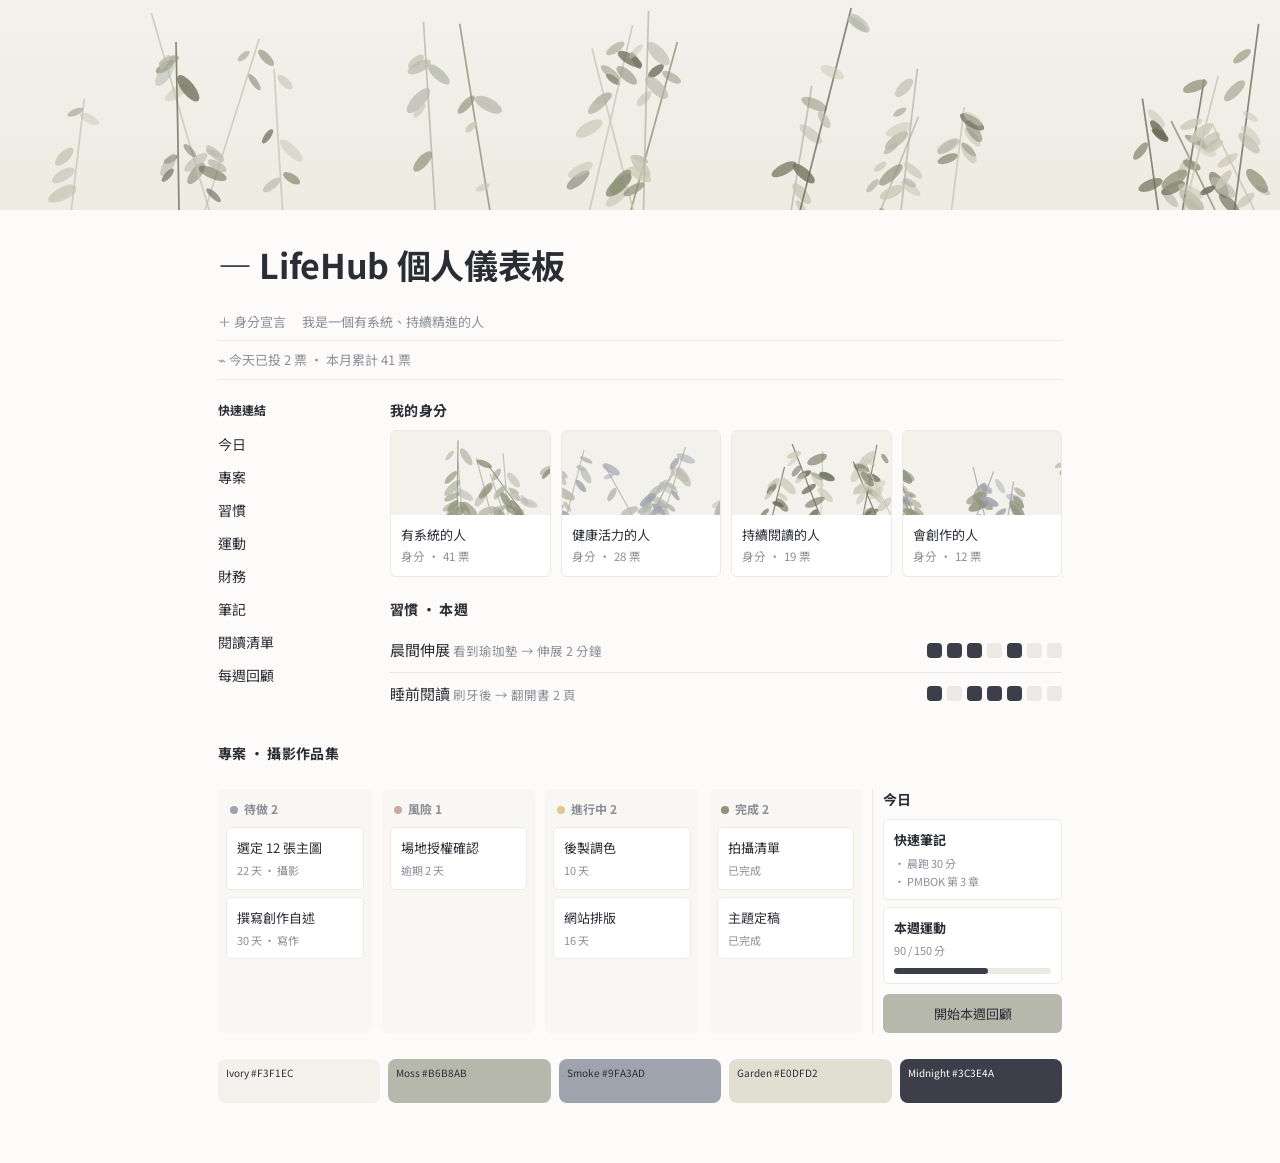
<file: lifehub/design/mockup-c.html>
<!doctype html><html lang="zh-Hant"><head><meta charset="utf-8"><meta name="viewport" content="width=device-width,initial-scale=1"><title>方案 C · 植物 Notion 頁</title>
<link href="https://fonts.googleapis.com/css2?family=Noto+Serif+TC:wght@500;700&family=Noto+Sans+TC:wght@400;500;700&display=swap" rel="stylesheet">
<style>:root{--bg:#FCFBF9;--paper:#FCFBF9;--card:#FFFFFF;--tx:#2B2D35;--mut:#8B8E97;--line:#ECEAE4;--ac:#3C3E4A;--sage:#B6B8AB;--sand:#E0DFD2;--rose:#C9A9A6;--tagbg:#EFEEE6;--shadow:rgba(0,0,0,.05);--moss:#B6B8AB;--smoke:#9FA3AD;--garden:#E0DFD2;--ivory:#F3F1EC;--midnight:#3C3E4A}*{box-sizing:border-box}body{margin:0;background:var(--bg);color:var(--tx);font:15px/1.65 "Noto Sans TC",sans-serif}
.hero{height:210px;background:linear-gradient(#F3F1EC,#EEEBE2);position:relative;overflow:hidden}.hero svg{position:absolute;inset:0;width:100%;height:100%}
.page{max-width:900px;margin:auto;padding:0 28px 60px}h1{font:700 34px "Noto Sans TC",sans-serif;margin:30px 0 14px;letter-spacing:-.01em}h2{font:700 14px "Noto Sans TC";margin:0 0 10px;text-transform:lowercase;letter-spacing:.02em}
.prop{color:var(--mut);padding:8px 0;border-bottom:1px solid var(--line);font-size:13px}
.cols{display:grid;grid-template-columns:150px 1fr;gap:22px;margin-top:20px}.ql b{display:block;font-size:12px;margin-bottom:8px}.ql a{display:block;padding:5px 0;color:var(--tx);font-size:14px}
.cards{display:grid;grid-template-columns:repeat(4,1fr);gap:10px}.c{border:1px solid var(--line);border-radius:6px;overflow:hidden;background:#fff}.c .im{height:84px;background:var(--ivory);position:relative}.c .im svg{position:absolute;inset:0;width:100%;height:100%}.c div.t{padding:9px 10px;font-size:13px}.c .mut{font-size:11.5px}
.kan{display:grid;grid-template-columns:repeat(4,1fr) 190px;gap:10px;margin-top:26px}.col{background:#F8F7F3;border-radius:6px;padding:8px}.col h3{font-size:12px;margin:2px 4px 8px;color:var(--mut)}.col h3 span{display:inline-block;width:8px;height:8px;border-radius:50%;margin-right:6px}
.k{background:#fff;border:1px solid var(--line);border-radius:5px;padding:9px 10px;margin-bottom:7px;font-size:13px}.k .mut{font-size:11px;display:block;margin-top:3px}
.today{border-left:1px solid var(--line);padding-left:10px}.btn{display:block;text-align:center;background:var(--moss);color:#2B2D35;border-radius:6px;padding:9px;margin-top:10px;font-size:13px}
.sw{display:flex;gap:8px;margin:26px 0 0}.sw div{flex:1;height:44px;border-radius:8px;font-size:10px;padding:6px 8px;color:#2B2D35}
@media(max-width:760px){.cols{grid-template-columns:1fr}.cards{grid-template-columns:1fr 1fr}.kan{grid-template-columns:1fr 1fr}.today{display:none}}
.tag{font-size:11px;padding:1px 9px;border-radius:99px;background:var(--tagbg);color:var(--mut)}.mut{color:var(--mut);font-size:12.5px}
.chk{width:18px;height:18px;border:1.5px solid var(--mut);border-radius:50%;display:inline-block;margin-right:10px;vertical-align:-3px}.chk.on{background:var(--sage);border-color:var(--sage)}
.week{display:flex;gap:5px}.week b{width:15px;height:15px;border-radius:4px;background:var(--line)}.week b.on{background:var(--ac)}
.bar{height:6px;background:var(--line);border-radius:3px;margin-top:8px}.bar i{display:block;height:100%;background:var(--ac);border-radius:3px}
.dom{display:grid;grid-template-columns:repeat(7,1fr);gap:6px;text-align:center;font-size:11px;color:var(--mut)}.dom i{display:block;height:6px;border-radius:3px;margin-bottom:6px}.g{background:var(--sage)}.y{background:var(--sand)}.r{background:var(--rose)}
.row{display:flex;justify-content:space-between;align-items:center;padding:9px 0;border-bottom:1px solid var(--line)}.row:last-child{border:0}
</style></head><body><div class="hero"><svg viewBox="0 0 1200 210" preserveAspectRatio="xMidYMid slice" xmlns="http://www.w3.org/2000/svg"><path d="M1147 220 Q1123 170 1098 120" stroke="#8E9279" stroke-width="1.6" fill="none" opacity=".8"/><ellipse cx="1120" cy="133" rx="9" ry="3" transform="rotate(30 1110 133)" fill="#8E9279" opacity="0.68"/><ellipse cx="1157" cy="187" rx="13" ry="5" transform="rotate(46 1142 187)" fill="#6B6F5A" opacity="0.67"/><ellipse cx="1151" cy="164" rx="14" ry="6" transform="rotate(56 1132 164)" fill="#6B6F5A" opacity="0.64"/><ellipse cx="1149" cy="175" rx="14" ry="6" transform="rotate(37 1137 175)" fill="#B6B8AB" opacity="0.67"/><ellipse cx="1131" cy="181" rx="8" ry="3" transform="rotate(-27 1140 181)" fill="#6B6F5A" opacity="0.85"/><ellipse cx="1100" cy="146" rx="11" ry="4" transform="rotate(-60 1120 146)" fill="#C9C7B5" opacity="0.74"/><path d="M1088 220 Q1080 159 1071 99" stroke="#6B6F5A" stroke-width="1.6" fill="none" opacity=".8"/><ellipse cx="1102" cy="180" rx="11" ry="4" transform="rotate(49 1086 180)" fill="#B6B8AB" opacity="0.65"/><ellipse cx="1089" cy="106" rx="11" ry="4" transform="rotate(46 1073 106)" fill="#C9C7B5" opacity="0.59"/><ellipse cx="1091" cy="125" rx="9" ry="4" transform="rotate(39 1078 125)" fill="#6B6F5A" opacity="0.78"/><ellipse cx="1092" cy="115" rx="11" ry="4" transform="rotate(51 1075 115)" fill="#6B6F5A" opacity="0.83"/><ellipse cx="1089" cy="127" rx="9" ry="3" transform="rotate(32 1078 127)" fill="#6B6F5A" opacity="0.82"/><ellipse cx="1063" cy="135" rx="10" ry="4" transform="rotate(-51 1080 135)" fill="#8E9279" opacity="0.81"/><ellipse cx="1078" cy="177" rx="12" ry="5" transform="rotate(-22 1086 177)" fill="#6B6F5A" opacity="0.69"/><path d="M819 220 Q840 168 861 116" stroke="#B6B8AB" stroke-width="1.6" fill="none" opacity=".8"/><ellipse cx="838" cy="131" rx="13" ry="5" transform="rotate(-37 850 131)" fill="#8E9279" opacity="0.47"/><ellipse cx="813" cy="169" rx="8" ry="3" transform="rotate(-47 829 169)" fill="#8E9279" opacity="0.46"/><ellipse cx="833" cy="139" rx="8" ry="3" transform="rotate(-35 845 139)" fill="#B6B8AB" opacity="0.74"/><ellipse cx="823" cy="156" rx="7" ry="3" transform="rotate(-35 835 156)" fill="#B6B8AB" opacity="0.51"/><ellipse cx="840" cy="196" rx="12" ry="5" transform="rotate(58 821 196)" fill="#8E9279" opacity="0.56"/><path d="M587 220 Q611 133 635 46" stroke="#8E9279" stroke-width="1.6" fill="none" opacity=".8"/><ellipse cx="612" cy="65" rx="9" ry="4" transform="rotate(-39 625 65)" fill="#6B6F5A" opacity="0.79"/><ellipse cx="575" cy="182" rx="13" ry="5" transform="rotate(-41 589 182)" fill="#C9C7B5" opacity="0.66"/><ellipse cx="601" cy="165" rx="12" ry="5" transform="rotate(30 591 165)" fill="#C9C7B5" opacity="0.71"/><ellipse cx="599" cy="88" rx="9" ry="4" transform="rotate(-47 614 88)" fill="#B6B8AB" opacity="0.51"/><ellipse cx="577" cy="172" rx="15" ry="6" transform="rotate(-40 590 172)" fill="#8E9279" opacity="0.85"/><ellipse cx="601" cy="153" rx="8" ry="3" transform="rotate(23 594 153)" fill="#B6B8AB" opacity="0.70"/><ellipse cx="631" cy="74" rx="10" ry="4" transform="rotate(30 621 74)" fill="#8E9279" opacity="0.51"/><path d="M462 220 Q446 125 431 29" stroke="#8E9279" stroke-width="1.6" fill="none" opacity=".8"/><ellipse cx="452" cy="179" rx="7" ry="3" transform="rotate(-24 460 179)" fill="#C9C7B5" opacity="0.63"/><ellipse cx="459" cy="100" rx="14" ry="6" transform="rotate(28 449 100)" fill="#B6B8AB" opacity="0.74"/><ellipse cx="438" cy="116" rx="7" ry="3" transform="rotate(-43 452 116)" fill="#C9C7B5" opacity="0.82"/><ellipse cx="432" cy="93" rx="11" ry="4" transform="rotate(-47 448 93)" fill="#8E9279" opacity="0.66"/><path d="M1106 220 Q1117 151 1129 81" stroke="#6B6F5A" stroke-width="1.6" fill="none" opacity=".8"/><ellipse cx="1118" cy="158" rx="9" ry="4" transform="rotate(24 1110 158)" fill="#8E9279" opacity="0.77"/><ellipse cx="1120" cy="186" rx="14" ry="6" transform="rotate(39 1107 186)" fill="#8E9279" opacity="0.45"/><ellipse cx="1126" cy="190" rx="8" ry="3" transform="rotate(57 1107 190)" fill="#C9C7B5" opacity="0.53"/><ellipse cx="1132" cy="129" rx="8" ry="3" transform="rotate(49 1116 129)" fill="#6B6F5A" opacity="0.61"/><ellipse cx="1099" cy="179" rx="12" ry="5" transform="rotate(-25 1108 179)" fill="#6B6F5A" opacity="0.71"/><ellipse cx="1120" cy="85" rx="12" ry="5" transform="rotate(-21 1127 85)" fill="#8E9279" opacity="0.74"/><path d="M598 220 Q576 136 555 52" stroke="#C9C7B5" stroke-width="1.6" fill="none" opacity=".8"/><ellipse cx="606" cy="150" rx="13" ry="5" transform="rotate(49 590 150)" fill="#C9C7B5" opacity="0.82"/><ellipse cx="577" cy="74" rx="8" ry="3" transform="rotate(36 565 74)" fill="#6B6F5A" opacity="0.67"/><ellipse cx="558" cy="93" rx="14" ry="5" transform="rotate(-43 573 93)" fill="#8E9279" opacity="0.48"/><ellipse cx="575" cy="163" rx="14" ry="6" transform="rotate(-52 593 163)" fill="#8E9279" opacity="0.81"/><ellipse cx="565" cy="95" rx="9" ry="4" transform="rotate(-25 574 95)" fill="#B6B8AB" opacity="0.73"/><ellipse cx="575" cy="67" rx="11" ry="4" transform="rotate(38 562 67)" fill="#8E9279" opacity="0.51"/><path d="M1184 220 Q1160 171 1136 122" stroke="#C9C7B5" stroke-width="1.6" fill="none" opacity=".8"/><ellipse cx="1185" cy="181" rx="8" ry="3" transform="rotate(27 1176 181)" fill="#B6B8AB" opacity="0.61"/><ellipse cx="1123" cy="123" rx="13" ry="5" transform="rotate(-39 1136 123)" fill="#C9C7B5" opacity="0.80"/><ellipse cx="1165" cy="186" rx="10" ry="4" transform="rotate(-39 1178 186)" fill="#C9C7B5" opacity="0.73"/><ellipse cx="1184" cy="164" rx="14" ry="6" transform="rotate(49 1168 164)" fill="#8E9279" opacity="0.75"/><ellipse cx="1133" cy="134" rx="9" ry="3" transform="rotate(-41 1146 134)" fill="#C9C7B5" opacity="0.84"/><ellipse cx="1149" cy="151" rx="11" ry="4" transform="rotate(-33 1160 151)" fill="#C9C7B5" opacity="0.71"/><ellipse cx="1137" cy="137" rx="9" ry="3" transform="rotate(-36 1149 137)" fill="#C9C7B5" opacity="0.81"/><ellipse cx="1132" cy="131" rx="11" ry="5" transform="rotate(-36 1144 131)" fill="#B6B8AB" opacity="0.56"/><path d="M1106 220 Q1124 149 1142 78" stroke="#C9C7B5" stroke-width="1.6" fill="none" opacity=".8"/><ellipse cx="1120" cy="191" rx="11" ry="4" transform="rotate(39 1107 191)" fill="#B6B8AB" opacity="0.64"/><ellipse cx="1099" cy="168" rx="14" ry="6" transform="rotate(-34 1111 168)" fill="#8E9279" opacity="0.75"/><ellipse cx="1131" cy="136" rx="14" ry="6" transform="rotate(38 1118 136)" fill="#C9C7B5" opacity="0.46"/><ellipse cx="1117" cy="182" rx="13" ry="5" transform="rotate(27 1108 182)" fill="#C9C7B5" opacity="0.55"/><ellipse cx="1116" cy="120" rx="11" ry="4" transform="rotate(-22 1124 120)" fill="#C9C7B5" opacity="0.72"/><path d="M187 220 Q215 132 243 43" stroke="#C9C7B5" stroke-width="1.6" fill="none" opacity=".8"/><ellipse cx="204" cy="180" rx="9" ry="3" transform="rotate(43 190 180)" fill="#6B6F5A" opacity="0.65"/><ellipse cx="200" cy="166" rx="14" ry="5" transform="rotate(23 192 166)" fill="#6B6F5A" opacity="0.58"/><ellipse cx="254" cy="50" rx="10" ry="4" transform="rotate(46 239 50)" fill="#8E9279" opacity="0.65"/><ellipse cx="177" cy="155" rx="12" ry="5" transform="rotate(-52 195 155)" fill="#6B6F5A" opacity="0.47"/><ellipse cx="225" cy="50" rx="7" ry="3" transform="rotate(-41 239 50)" fill="#8E9279" opacity="0.49"/><ellipse cx="246" cy="69" rx="9" ry="3" transform="rotate(54 228 69)" fill="#6B6F5A" opacity="0.48"/><path d="M549 220 Q571 125 593 30" stroke="#C9C7B5" stroke-width="1.6" fill="none" opacity=".8"/><ellipse cx="606" cy="46" rx="9" ry="3" transform="rotate(60 586 46)" fill="#6B6F5A" opacity="0.58"/><ellipse cx="539" cy="167" rx="13" ry="5" transform="rotate(-39 552 167)" fill="#6B6F5A" opacity="0.52"/><ellipse cx="543" cy="161" rx="13" ry="5" transform="rotate(-29 553 161)" fill="#C9C7B5" opacity="0.61"/><ellipse cx="592" cy="57" rx="13" ry="5" transform="rotate(31 582 57)" fill="#6B6F5A" opacity="0.75"/><ellipse cx="591" cy="68" rx="12" ry="5" transform="rotate(41 577 68)" fill="#8E9279" opacity="0.60"/><ellipse cx="551" cy="122" rx="14" ry="6" transform="rotate(-30 561 122)" fill="#C9C7B5" opacity="0.64"/><ellipse cx="575" cy="46" rx="10" ry="4" transform="rotate(-33 586 46)" fill="#8E9279" opacity="0.49"/><path d="M201 220 Q171 120 142 19" stroke="#C9C7B5" stroke-width="1.6" fill="none" opacity=".8"/><ellipse cx="205" cy="142" rx="11" ry="4" transform="rotate(42 192 142)" fill="#B6B8AB" opacity="0.59"/><ellipse cx="201" cy="147" rx="8" ry="3" transform="rotate(24 193 147)" fill="#B6B8AB" opacity="0.58"/><ellipse cx="205" cy="157" rx="10" ry="4" transform="rotate(30 195 157)" fill="#B6B8AB" opacity="0.73"/><ellipse cx="153" cy="63" rx="10" ry="4" transform="rotate(-33 164 63)" fill="#8E9279" opacity="0.79"/><ellipse cx="181" cy="151" rx="13" ry="5" transform="rotate(-37 194 151)" fill="#B6B8AB" opacity="0.58"/><ellipse cx="164" cy="87" rx="13" ry="5" transform="rotate(-34 175 87)" fill="#C9C7B5" opacity="0.54"/><path d="M65 220 Q72 160 79 99" stroke="#C9C7B5" stroke-width="1.6" fill="none" opacity=".8"/><ellipse cx="56" cy="143" rx="11" ry="5" transform="rotate(-44 71 143)" fill="#C9C7B5" opacity="0.85"/><ellipse cx="85" cy="114" rx="10" ry="4" transform="rotate(27 76 114)" fill="#C9C7B5" opacity="0.47"/><ellipse cx="58" cy="185" rx="14" ry="6" transform="rotate(-25 66 185)" fill="#B6B8AB" opacity="0.48"/><ellipse cx="58" cy="166" rx="12" ry="5" transform="rotate(-30 68 166)" fill="#B6B8AB" opacity="0.52"/><ellipse cx="55" cy="182" rx="14" ry="5" transform="rotate(-33 66 182)" fill="#C9C7B5" opacity="0.47"/><ellipse cx="70" cy="109" rx="8" ry="3" transform="rotate(-23 77 109)" fill="#8E9279" opacity="0.51"/><path d="M603 220 Q605 119 608 17" stroke="#B6B8AB" stroke-width="1.6" fill="none" opacity=".8"/><ellipse cx="622" cy="46" rx="14" ry="6" transform="rotate(47 607 46)" fill="#B6B8AB" opacity="0.60"/><ellipse cx="593" cy="179" rx="11" ry="4" transform="rotate(-30 603 179)" fill="#8E9279" opacity="0.70"/><ellipse cx="620" cy="78" rx="14" ry="6" transform="rotate(45 605 78)" fill="#B6B8AB" opacity="0.65"/><ellipse cx="592" cy="44" rx="9" ry="3" transform="rotate(-45 607 44)" fill="#C9C7B5" opacity="0.53"/><path d="M409 220 Q403 124 397 27" stroke="#B6B8AB" stroke-width="1.6" fill="none" opacity=".8"/><ellipse cx="387" cy="56" rx="9" ry="4" transform="rotate(-39 400 56)" fill="#C9C7B5" opacity="0.84"/><ellipse cx="391" cy="146" rx="12" ry="5" transform="rotate(-48 407 146)" fill="#8E9279" opacity="0.69"/><ellipse cx="392" cy="65" rx="12" ry="5" transform="rotate(-28 401 65)" fill="#B6B8AB" opacity="0.70"/><ellipse cx="415" cy="67" rx="13" ry="5" transform="rotate(42 401 67)" fill="#B6B8AB" opacity="0.78"/><ellipse cx="387" cy="89" rx="15" ry="6" transform="rotate(-48 403 89)" fill="#B6B8AB" opacity="0.70"/><ellipse cx="387" cy="97" rx="8" ry="3" transform="rotate(-51 404 97)" fill="#C9C7B5" opacity="0.70"/><path d="M1155 220 Q1168 124 1180 29" stroke="#6B6F5A" stroke-width="1.6" fill="none" opacity=".8"/><ellipse cx="1162" cy="52" rx="10" ry="4" transform="rotate(-37 1174 52)" fill="#8E9279" opacity="0.63"/><ellipse cx="1153" cy="81" rx="13" ry="5" transform="rotate(-45 1168 81)" fill="#8E9279" opacity="0.54"/><ellipse cx="1175" cy="131" rx="13" ry="5" transform="rotate(44 1161 131)" fill="#B6B8AB" opacity="0.62"/><ellipse cx="1141" cy="162" rx="11" ry="4" transform="rotate(-51 1158 162)" fill="#C9C7B5" opacity="0.84"/><ellipse cx="1177" cy="123" rx="12" ry="5" transform="rotate(45 1162 123)" fill="#C9C7B5" opacity="0.53"/><ellipse cx="1174" cy="110" rx="8" ry="3" transform="rotate(32 1163 110)" fill="#C9C7B5" opacity="0.54"/><path d="M739 220 Q750 153 761 87" stroke="#B6B8AB" stroke-width="1.6" fill="none" opacity=".8"/><ellipse cx="764" cy="101" rx="13" ry="5" transform="rotate(24 756 101)" fill="#8E9279" opacity="0.53"/><ellipse cx="757" cy="160" rx="13" ry="5" transform="rotate(41 743 160)" fill="#6B6F5A" opacity="0.78"/><ellipse cx="758" cy="186" rx="7" ry="3" transform="rotate(53 740 186)" fill="#B6B8AB" opacity="0.53"/><ellipse cx="757" cy="176" rx="12" ry="5" transform="rotate(49 741 176)" fill="#C9C7B5" opacity="0.82"/><ellipse cx="763" cy="124" rx="13" ry="5" transform="rotate(39 750 124)" fill="#B6B8AB" opacity="0.51"/><ellipse cx="734" cy="161" rx="13" ry="5" transform="rotate(-28 743 161)" fill="#6B6F5A" opacity="0.69"/><path d="M843 220 Q851 146 860 71" stroke="#B6B8AB" stroke-width="1.6" fill="none" opacity=".8"/><ellipse cx="835" cy="183" rx="12" ry="5" transform="rotate(-26 844 183)" fill="#C9C7B5" opacity="0.78"/><ellipse cx="856" cy="176" rx="11" ry="4" transform="rotate(36 844 176)" fill="#C9C7B5" opacity="0.56"/><ellipse cx="832" cy="162" rx="14" ry="5" transform="rotate(-41 845 162)" fill="#8E9279" opacity="0.69"/><ellipse cx="842" cy="125" rx="13" ry="5" transform="rotate(-22 850 125)" fill="#C9C7B5" opacity="0.54"/><ellipse cx="859" cy="158" rx="11" ry="4" transform="rotate(40 846 158)" fill="#C9C7B5" opacity="0.68"/><ellipse cx="842" cy="106" rx="7" ry="3" transform="rotate(-31 853 106)" fill="#8E9279" opacity="0.50"/><ellipse cx="854" cy="173" rx="7" ry="3" transform="rotate(30 844 173)" fill="#B6B8AB" opacity="0.71"/><ellipse cx="843" cy="78" rx="11" ry="5" transform="rotate(-46 858 78)" fill="#B6B8AB" opacity="0.62"/><path d="M168 220 Q167 133 165 46" stroke="#6B6F5A" stroke-width="1.6" fill="none" opacity=".8"/><ellipse cx="183" cy="136" rx="8" ry="3" transform="rotate(47 167 136)" fill="#6B6F5A" opacity="0.49"/><ellipse cx="183" cy="76" rx="15" ry="6" transform="rotate(52 166 76)" fill="#6B6F5A" opacity="0.77"/><ellipse cx="158" cy="61" rx="10" ry="4" transform="rotate(-21 165 61)" fill="#8E9279" opacity="0.59"/><ellipse cx="147" cy="50" rx="8" ry="3" transform="rotate(-54 165 50)" fill="#C9C7B5" opacity="0.62"/><ellipse cx="159" cy="152" rx="7" ry="3" transform="rotate(-27 168 152)" fill="#6B6F5A" opacity="0.72"/><ellipse cx="148" cy="144" rx="12" ry="5" transform="rotate(-59 168 144)" fill="#B6B8AB" opacity="0.61"/><ellipse cx="146" cy="59" rx="14" ry="6" transform="rotate(-57 165 59)" fill="#B6B8AB" opacity="0.54"/><ellipse cx="152" cy="159" rx="8" ry="3" transform="rotate(-48 168 159)" fill="#6B6F5A" opacity="0.68"/><path d="M266 220 Q261 146 257 71" stroke="#C9C7B5" stroke-width="1.6" fill="none" opacity=".8"/><ellipse cx="252" cy="172" rx="10" ry="4" transform="rotate(-38 265 172)" fill="#B6B8AB" opacity="0.66"/><ellipse cx="277" cy="138" rx="14" ry="5" transform="rotate(44 263 138)" fill="#C9C7B5" opacity="0.51"/><ellipse cx="243" cy="119" rx="8" ry="3" transform="rotate(-54 262 119)" fill="#6B6F5A" opacity="0.73"/><ellipse cx="271" cy="74" rx="9" ry="4" transform="rotate(43 257 74)" fill="#C9C7B5" opacity="0.64"/><ellipse cx="275" cy="168" rx="9" ry="4" transform="rotate(31 264 168)" fill="#8E9279" opacity="0.78"/><path d="M746 220 Q772 117 798 14" stroke="#6B6F5A" stroke-width="1.6" fill="none" opacity=".8"/><ellipse cx="810" cy="18" rx="12" ry="5" transform="rotate(43 795 18)" fill="#B6B8AB" opacity="0.64"/><ellipse cx="781" cy="103" rx="9" ry="4" transform="rotate(56 762 103)" fill="#B6B8AB" opacity="0.63"/><ellipse cx="806" cy="22" rx="11" ry="4" transform="rotate(37 794 22)" fill="#B6B8AB" opacity="0.75"/><ellipse cx="781" cy="71" rx="12" ry="5" transform="rotate(25 773 71)" fill="#C9C7B5" opacity="0.49"/><path d="M890 220 Q897 163 904 107" stroke="#C9C7B5" stroke-width="1.6" fill="none" opacity=".8"/><ellipse cx="917" cy="134" rx="11" ry="5" transform="rotate(57 898 134)" fill="#B6B8AB" opacity="0.51"/><ellipse cx="886" cy="137" rx="11" ry="4" transform="rotate(-36 898 137)" fill="#B6B8AB" opacity="0.61"/><ellipse cx="913" cy="115" rx="13" ry="5" transform="rotate(32 902 115)" fill="#6B6F5A" opacity="0.72"/><ellipse cx="912" cy="137" rx="9" ry="3" transform="rotate(44 898 137)" fill="#8E9279" opacity="0.50"/><ellipse cx="914" cy="112" rx="10" ry="4" transform="rotate(33 903 112)" fill="#C9C7B5" opacity="0.52"/><ellipse cx="918" cy="122" rx="11" ry="4" transform="rotate(51 901 122)" fill="#C9C7B5" opacity="0.61"/><ellipse cx="921" cy="114" rx="12" ry="5" transform="rotate(55 902 114)" fill="#6B6F5A" opacity="0.46"/><ellipse cx="888" cy="153" rx="10" ry="4" transform="rotate(-20 895 153)" fill="#8E9279" opacity="0.80"/><ellipse cx="888" cy="139" rx="12" ry="5" transform="rotate(-29 897 139)" fill="#B6B8AB" opacity="0.58"/></svg></div><div class="page"><h1>— LifeHub 個人儀表板</h1>
<div class="prop">＋ 身分宣言 　我是一個有系統、持續精進的人</div><div class="prop">⌁ 今天已投 2 票 · 本月累計 41 票</div>
<div class="cols"><div class="ql"><b>快速連結</b><a>今日</a><a>專案</a><a>習慣</a><a>運動</a><a>財務</a><a>筆記</a><a>閱讀清單</a><a>每週回顧</a></div>
<div><h2>我的身分</h2><div class="cards"><div class="c"><div class="im"><svg viewBox="0 0 220 110" preserveAspectRatio="xMidYMid slice" xmlns="http://www.w3.org/2000/svg"><path d="M100 120 Q97 80 94 39" stroke="#B6B8AB" stroke-width="1.6" fill="none" opacity=".8"/><ellipse cx="114" cy="92" rx="13" ry="5" transform="rotate(45 99 92)" fill="#8E9279" opacity="0.63"/><ellipse cx="84" cy="95" rx="10" ry="4" transform="rotate(-44 99 95)" fill="#B6B8AB" opacity="0.71"/><ellipse cx="82" cy="64" rx="14" ry="5" transform="rotate(-45 97 64)" fill="#8E9279" opacity="0.47"/><ellipse cx="84" cy="92" rx="13" ry="5" transform="rotate(-44 99 92)" fill="#B6B8AB" opacity="0.63"/><ellipse cx="80" cy="50" rx="11" ry="4" transform="rotate(-46 95 50)" fill="#8E9279" opacity="0.63"/><ellipse cx="82" cy="86" rx="10" ry="4" transform="rotate(-48 98 86)" fill="#8E9279" opacity="0.66"/><ellipse cx="87" cy="102" rx="14" ry="6" transform="rotate(-36 99 102)" fill="#B6B8AB" opacity="0.48"/><ellipse cx="90" cy="103" rx="14" ry="6" transform="rotate(-29 99 103)" fill="#8E9279" opacity="0.64"/><path d="M216 120 Q220 75 224 30" stroke="#8E9279" stroke-width="1.6" fill="none" opacity=".8"/><ellipse cx="232" cy="46" rx="9" ry="4" transform="rotate(33 221 46)" fill="#8E9279" opacity="0.84"/><ellipse cx="212" cy="47" rx="13" ry="5" transform="rotate(-25 221 47)" fill="#8E9279" opacity="0.47"/><ellipse cx="205" cy="44" rx="9" ry="3" transform="rotate(-47 221 44)" fill="#8E9279" opacity="0.84"/><ellipse cx="236" cy="46" rx="8" ry="3" transform="rotate(46 221 46)" fill="#B6B8AB" opacity="0.85"/><ellipse cx="236" cy="102" rx="7" ry="3" transform="rotate(60 216 102)" fill="#8E9279" opacity="0.61"/><path d="M188 120 Q160 82 133 44" stroke="#8E9279" stroke-width="1.6" fill="none" opacity=".8"/><ellipse cx="187" cy="92" rx="12" ry="5" transform="rotate(20 180 92)" fill="#B6B8AB" opacity="0.60"/><ellipse cx="170" cy="100" rx="9" ry="4" transform="rotate(-43 184 100)" fill="#B6B8AB" opacity="0.60"/><ellipse cx="188" cy="77" rx="8" ry="3" transform="rotate(53 171 77)" fill="#B6B8AB" opacity="0.52"/><ellipse cx="165" cy="96" rx="9" ry="4" transform="rotate(-53 182 96)" fill="#8E9279" opacity="0.51"/><ellipse cx="145" cy="67" rx="10" ry="4" transform="rotate(-47 161 67)" fill="#B6B8AB" opacity="0.69"/><path d="M93 120 Q93 66 94 12" stroke="#8E9279" stroke-width="1.6" fill="none" opacity=".8"/><ellipse cx="103" cy="78" rx="14" ry="5" transform="rotate(30 93 78)" fill="#B6B8AB" opacity="0.57"/><ellipse cx="85" cy="83" rx="11" ry="4" transform="rotate(-25 93 83)" fill="#8E9279" opacity="0.56"/><ellipse cx="77" cy="19" rx="8" ry="3" transform="rotate(-50 94 19)" fill="#B6B8AB" opacity="0.63"/><ellipse cx="82" cy="93" rx="11" ry="4" transform="rotate(-31 93 93)" fill="#8E9279" opacity="0.49"/><ellipse cx="113" cy="86" rx="12" ry="5" transform="rotate(59 93 86)" fill="#8E9279" opacity="0.69"/><ellipse cx="113" cy="18" rx="13" ry="5" transform="rotate(56 94 18)" fill="#8E9279" opacity="0.46"/><path d="M140 120 Q129 77 118 35" stroke="#B6B8AB" stroke-width="1.6" fill="none" opacity=".8"/><ellipse cx="155" cy="98" rx="14" ry="6" transform="rotate(49 138 98)" fill="#8E9279" opacity="0.77"/><ellipse cx="129" cy="40" rx="11" ry="4" transform="rotate(23 121 40)" fill="#8E9279" opacity="0.80"/><ellipse cx="116" cy="74" rx="12" ry="5" transform="rotate(-55 134 74)" fill="#B6B8AB" opacity="0.60"/><ellipse cx="131" cy="102" rx="12" ry="5" transform="rotate(-23 139 102)" fill="#B6B8AB" opacity="0.80"/><path d="M160 120 Q157 75 153 29" stroke="#B6B8AB" stroke-width="1.6" fill="none" opacity=".8"/><ellipse cx="149" cy="96" rx="8" ry="3" transform="rotate(-32 160 96)" fill="#8E9279" opacity="0.54"/><ellipse cx="173" cy="51" rx="12" ry="5" transform="rotate(51 156 51)" fill="#B6B8AB" opacity="0.55"/><ellipse cx="168" cy="101" rx="12" ry="5" transform="rotate(26 160 101)" fill="#8E9279" opacity="0.75"/><ellipse cx="172" cy="77" rx="9" ry="4" transform="rotate(40 159 77)" fill="#B6B8AB" opacity="0.72"/><ellipse cx="177" cy="87" rx="13" ry="5" transform="rotate(52 159 87)" fill="#8E9279" opacity="0.80"/><ellipse cx="168" cy="74" rx="8" ry="3" transform="rotate(28 158 74)" fill="#B6B8AB" opacity="0.78"/><ellipse cx="135" cy="40" rx="9" ry="4" transform="rotate(-58 155 40)" fill="#8E9279" opacity="0.50"/><ellipse cx="140" cy="67" rx="10" ry="4" transform="rotate(-53 158 67)" fill="#B6B8AB" opacity="0.72"/><path d="M158 120 Q147 88 136 56" stroke="#B6B8AB" stroke-width="1.6" fill="none" opacity=".8"/><ellipse cx="138" cy="93" rx="9" ry="4" transform="rotate(-47 154 93)" fill="#B6B8AB" opacity="0.57"/><ellipse cx="127" cy="67" rx="10" ry="4" transform="rotate(-46 143 67)" fill="#8E9279" opacity="0.46"/><ellipse cx="124" cy="65" rx="13" ry="5" transform="rotate(-51 141 65)" fill="#8E9279" opacity="0.63"/><ellipse cx="166" cy="75" rx="12" ry="5" transform="rotate(58 147 75)" fill="#8E9279" opacity="0.78"/></svg></div><div class="t">有系統的人<br><span class="mut">身分 · 41 票</span></div></div><div class="c"><div class="im"><svg viewBox="0 0 220 110" preserveAspectRatio="xMidYMid slice" xmlns="http://www.w3.org/2000/svg"><path d="M104 120 Q83 83 62 45" stroke="#B6B8AB" stroke-width="1.6" fill="none" opacity=".8"/><ellipse cx="72" cy="45" rx="13" ry="5" transform="rotate(31 62 45)" fill="#9FA3AD" opacity="0.67"/><ellipse cx="62" cy="66" rx="10" ry="4" transform="rotate(-59 82 66)" fill="#B6B8AB" opacity="0.81"/><ellipse cx="94" cy="102" rx="12" ry="5" transform="rotate(-23 102 102)" fill="#B6B8AB" opacity="0.72"/><ellipse cx="67" cy="57" rx="7" ry="3" transform="rotate(-21 74 57)" fill="#9FA3AD" opacity="0.49"/><path d="M217 120 Q227 91 236 63" stroke="#9FA3AD" stroke-width="1.6" fill="none" opacity=".8"/><ellipse cx="205" cy="84" rx="14" ry="6" transform="rotate(-59 225 84)" fill="#9FA3AD" opacity="0.65"/><ellipse cx="234" cy="105" rx="11" ry="4" transform="rotate(47 219 105)" fill="#B6B8AB" opacity="0.67"/><ellipse cx="207" cy="79" rx="15" ry="6" transform="rotate(-59 227 79)" fill="#B6B8AB" opacity="0.59"/><ellipse cx="237" cy="92" rx="8" ry="3" transform="rotate(47 222 92)" fill="#9FA3AD" opacity="0.58"/><ellipse cx="215" cy="92" rx="14" ry="5" transform="rotate(-21 222 92)" fill="#B6B8AB" opacity="0.46"/><path d="M6 120 Q-1 83 -8 46" stroke="#9FA3AD" stroke-width="1.6" fill="none" opacity=".8"/><ellipse cx="-4" cy="99" rx="13" ry="5" transform="rotate(-27 5 99)" fill="#9FA3AD" opacity="0.62"/><ellipse cx="-13" cy="76" rx="10" ry="4" transform="rotate(-41 1 76)" fill="#B6B8AB" opacity="0.56"/><ellipse cx="11" cy="77" rx="15" ry="6" transform="rotate(30 1 77)" fill="#B6B8AB" opacity="0.82"/><ellipse cx="-14" cy="84" rx="9" ry="4" transform="rotate(-51 2 84)" fill="#9FA3AD" opacity="0.83"/><ellipse cx="3" cy="51" rx="13" ry="5" transform="rotate(27 -6 51)" fill="#9FA3AD" opacity="0.55"/><ellipse cx="24" cy="98" rx="11" ry="4" transform="rotate(60 5 98)" fill="#9FA3AD" opacity="0.82"/><ellipse cx="10" cy="53" rx="9" ry="4" transform="rotate(46 -5 53)" fill="#B6B8AB" opacity="0.65"/><ellipse cx="21" cy="84" rx="8" ry="3" transform="rotate(56 3 84)" fill="#B6B8AB" opacity="0.70"/><path d="M10 120 Q22 73 35 25" stroke="#B6B8AB" stroke-width="1.6" fill="none" opacity=".8"/><ellipse cx="32" cy="46" rx="7" ry="3" transform="rotate(21 25 46)" fill="#9FA3AD" opacity="0.50"/><ellipse cx="39" cy="34" rx="9" ry="3" transform="rotate(26 30 34)" fill="#B6B8AB" opacity="0.84"/><ellipse cx="37" cy="59" rx="10" ry="4" transform="rotate(50 20 59)" fill="#9FA3AD" opacity="0.81"/><ellipse cx="47" cy="41" rx="12" ry="5" transform="rotate(59 27 41)" fill="#B6B8AB" opacity="0.68"/><ellipse cx="-7" cy="100" rx="13" ry="5" transform="rotate(-56 11 100)" fill="#9FA3AD" opacity="0.81"/><path d="M118 120 Q135 87 153 53" stroke="#B6B8AB" stroke-width="1.6" fill="none" opacity=".8"/><ellipse cx="136" cy="88" rx="13" ry="5" transform="rotate(31 126 88)" fill="#B6B8AB" opacity="0.70"/><ellipse cx="135" cy="100" rx="8" ry="3" transform="rotate(43 121 100)" fill="#B6B8AB" opacity="0.58"/><ellipse cx="122" cy="70" rx="13" ry="5" transform="rotate(-47 137 70)" fill="#B6B8AB" opacity="0.73"/><ellipse cx="152" cy="66" rx="7" ry="3" transform="rotate(35 141 66)" fill="#B6B8AB" opacity="0.70"/><ellipse cx="114" cy="81" rx="10" ry="4" transform="rotate(-47 130 81)" fill="#9FA3AD" opacity="0.80"/><ellipse cx="114" cy="101" rx="10" ry="4" transform="rotate(-20 120 101)" fill="#B6B8AB" opacity="0.79"/><ellipse cx="147" cy="70" rx="14" ry="6" transform="rotate(29 137 70)" fill="#B6B8AB" opacity="0.51"/><ellipse cx="116" cy="82" rx="13" ry="5" transform="rotate(-38 129 82)" fill="#9FA3AD" opacity="0.78"/><ellipse cx="136" cy="94" rx="11" ry="4" transform="rotate(41 123 94)" fill="#9FA3AD" opacity="0.84"/><path d="M122 120 Q138 83 153 47" stroke="#B6B8AB" stroke-width="1.6" fill="none" opacity=".8"/><ellipse cx="147" cy="86" rx="12" ry="5" transform="rotate(56 128 86)" fill="#9FA3AD" opacity="0.50"/><ellipse cx="116" cy="92" rx="7" ry="3" transform="rotate(-30 126 92)" fill="#B6B8AB" opacity="0.56"/><ellipse cx="162" cy="50" rx="14" ry="6" transform="rotate(36 150 50)" fill="#B6B8AB" opacity="0.51"/><ellipse cx="109" cy="90" rx="12" ry="5" transform="rotate(-54 127 90)" fill="#B6B8AB" opacity="0.61"/><path d="M136 120 Q152 71 168 21" stroke="#B6B8AB" stroke-width="1.6" fill="none" opacity=".8"/><ellipse cx="162" cy="70" rx="8" ry="3" transform="rotate(53 144 70)" fill="#9FA3AD" opacity="0.78"/><ellipse cx="152" cy="92" rx="7" ry="3" transform="rotate(41 139 92)" fill="#B6B8AB" opacity="0.84"/><ellipse cx="146" cy="28" rx="9" ry="4" transform="rotate(-54 164 28)" fill="#9FA3AD" opacity="0.75"/><ellipse cx="169" cy="33" rx="13" ry="5" transform="rotate(22 161 33)" fill="#9FA3AD" opacity="0.52"/><ellipse cx="174" cy="44" rx="15" ry="6" transform="rotate(57 155 44)" fill="#B6B8AB" opacity="0.67"/><ellipse cx="126" cy="99" rx="11" ry="4" transform="rotate(-35 137 99)" fill="#9FA3AD" opacity="0.63"/><ellipse cx="131" cy="59" rx="11" ry="4" transform="rotate(-52 148 59)" fill="#B6B8AB" opacity="0.64"/></svg></div><div class="t">健康活力的人<br><span class="mut">身分 · 28 票</span></div></div><div class="c"><div class="im"><svg viewBox="0 0 220 110" preserveAspectRatio="xMidYMid slice" xmlns="http://www.w3.org/2000/svg"><path d="M57 120 Q66 83 75 47" stroke="#6B6F5A" stroke-width="1.6" fill="none" opacity=".8"/><ellipse cx="44" cy="97" rx="8" ry="3" transform="rotate(-46 59 97)" fill="#6B6F5A" opacity="0.66"/><ellipse cx="67" cy="93" rx="8" ry="3" transform="rotate(21 59 93)" fill="#6B6F5A" opacity="0.85"/><ellipse cx="52" cy="57" rx="13" ry="5" transform="rotate(-55 71 57)" fill="#C9C7B5" opacity="0.78"/><ellipse cx="51" cy="62" rx="9" ry="4" transform="rotate(-52 69 62)" fill="#6B6F5A" opacity="0.64"/><ellipse cx="84" cy="61" rx="14" ry="6" transform="rotate(47 69 61)" fill="#C9C7B5" opacity="0.71"/><ellipse cx="77" cy="85" rx="11" ry="5" transform="rotate(48 61 85)" fill="#6B6F5A" opacity="0.63"/><ellipse cx="58" cy="63" rx="8" ry="3" transform="rotate(-32 68 63)" fill="#C9C7B5" opacity="0.55"/><ellipse cx="75" cy="79" rx="8" ry="3" transform="rotate(36 63 79)" fill="#C9C7B5" opacity="0.67"/><ellipse cx="49" cy="72" rx="8" ry="3" transform="rotate(-48 65 72)" fill="#C9C7B5" opacity="0.71"/><path d="M210 120 Q236 75 262 29" stroke="#C9C7B5" stroke-width="1.6" fill="none" opacity=".8"/><ellipse cx="235" cy="85" rx="14" ry="5" transform="rotate(52 217 85)" fill="#C9C7B5" opacity="0.51"/><ellipse cx="243" cy="72" rx="13" ry="5" transform="rotate(55 224 72)" fill="#6B6F5A" opacity="0.73"/><ellipse cx="217" cy="56" rx="13" ry="5" transform="rotate(-56 236 56)" fill="#6B6F5A" opacity="0.74"/><ellipse cx="202" cy="86" rx="12" ry="5" transform="rotate(-43 217 86)" fill="#C9C7B5" opacity="0.68"/><path d="M125 120 Q105 68 85 17" stroke="#6B6F5A" stroke-width="1.6" fill="none" opacity=".8"/><ellipse cx="100" cy="53" rx="10" ry="4" transform="rotate(-27 109 53)" fill="#6B6F5A" opacity="0.84"/><ellipse cx="82" cy="31" rx="8" ry="3" transform="rotate(-41 96 31)" fill="#C9C7B5" opacity="0.50"/><ellipse cx="132" cy="74" rx="13" ry="5" transform="rotate(43 118 74)" fill="#C9C7B5" opacity="0.66"/><ellipse cx="87" cy="29" rx="10" ry="4" transform="rotate(-20 94 29)" fill="#C9C7B5" opacity="0.67"/><ellipse cx="119" cy="55" rx="9" ry="3" transform="rotate(29 110 55)" fill="#6B6F5A" opacity="0.60"/><ellipse cx="85" cy="40" rx="9" ry="4" transform="rotate(-50 101 40)" fill="#6B6F5A" opacity="0.55"/><ellipse cx="124" cy="51" rx="12" ry="5" transform="rotate(51 107 51)" fill="#C9C7B5" opacity="0.53"/><ellipse cx="105" cy="70" rx="11" ry="4" transform="rotate(-33 116 70)" fill="#6B6F5A" opacity="0.75"/><ellipse cx="91" cy="50" rx="9" ry="4" transform="rotate(-46 107 50)" fill="#C9C7B5" opacity="0.64"/><path d="M122 120 Q124 73 125 26" stroke="#C9C7B5" stroke-width="1.6" fill="none" opacity=".8"/><ellipse cx="114" cy="90" rx="14" ry="5" transform="rotate(-24 122 90)" fill="#6B6F5A" opacity="0.57"/><ellipse cx="131" cy="56" rx="8" ry="3" transform="rotate(21 124 56)" fill="#C9C7B5" opacity="0.65"/><ellipse cx="131" cy="57" rx="11" ry="5" transform="rotate(22 124 57)" fill="#6B6F5A" opacity="0.84"/><ellipse cx="104" cy="97" rx="11" ry="5" transform="rotate(-56 122 97)" fill="#6B6F5A" opacity="0.81"/><ellipse cx="117" cy="34" rx="14" ry="6" transform="rotate(-24 125 34)" fill="#6B6F5A" opacity="0.59"/><path d="M176 120 Q186 69 196 18" stroke="#6B6F5A" stroke-width="1.6" fill="none" opacity=".8"/><ellipse cx="193" cy="57" rx="10" ry="4" transform="rotate(28 184 57)" fill="#6B6F5A" opacity="0.79"/><ellipse cx="178" cy="27" rx="15" ry="6" transform="rotate(-45 193 27)" fill="#C9C7B5" opacity="0.66"/><ellipse cx="190" cy="75" rx="10" ry="4" transform="rotate(30 180 75)" fill="#6B6F5A" opacity="0.52"/><ellipse cx="196" cy="98" rx="15" ry="6" transform="rotate(55 177 98)" fill="#C9C7B5" opacity="0.51"/><ellipse cx="215" cy="20" rx="7" ry="3" transform="rotate(57 196 20)" fill="#6B6F5A" opacity="0.57"/><path d="M219 120 Q198 77 177 34" stroke="#C9C7B5" stroke-width="1.6" fill="none" opacity=".8"/><ellipse cx="192" cy="72" rx="11" ry="5" transform="rotate(-41 206 72)" fill="#C9C7B5" opacity="0.58"/><ellipse cx="162" cy="38" rx="15" ry="6" transform="rotate(-58 181 38)" fill="#C9C7B5" opacity="0.62"/><ellipse cx="190" cy="34" rx="8" ry="3" transform="rotate(36 178 34)" fill="#C9C7B5" opacity="0.53"/><ellipse cx="226" cy="77" rx="7" ry="3" transform="rotate(53 209 77)" fill="#6B6F5A" opacity="0.64"/><ellipse cx="196" cy="68" rx="12" ry="5" transform="rotate(-24 204 68)" fill="#C9C7B5" opacity="0.48"/><path d="M199 120 Q182 80 165 40" stroke="#6B6F5A" stroke-width="1.6" fill="none" opacity=".8"/><ellipse cx="176" cy="46" rx="11" ry="5" transform="rotate(21 169 46)" fill="#6B6F5A" opacity="0.57"/><ellipse cx="166" cy="64" rx="10" ry="4" transform="rotate(-49 182 64)" fill="#C9C7B5" opacity="0.54"/><ellipse cx="187" cy="103" rx="11" ry="4" transform="rotate(-30 197 103)" fill="#6B6F5A" opacity="0.68"/><ellipse cx="186" cy="47" rx="12" ry="5" transform="rotate(46 170 47)" fill="#C9C7B5" opacity="0.54"/><ellipse cx="178" cy="71" rx="14" ry="6" transform="rotate(-24 186 71)" fill="#C9C7B5" opacity="0.78"/><ellipse cx="189" cy="51" rx="12" ry="5" transform="rotate(49 173 51)" fill="#6B6F5A" opacity="0.55"/><ellipse cx="181" cy="95" rx="7" ry="3" transform="rotate(-44 196 95)" fill="#6B6F5A" opacity="0.69"/><ellipse cx="204" cy="71" rx="10" ry="4" transform="rotate(55 186 71)" fill="#C9C7B5" opacity="0.77"/><ellipse cx="167" cy="71" rx="11" ry="4" transform="rotate(-57 186 71)" fill="#C9C7B5" opacity="0.59"/></svg></div><div class="t">持續閱讀的人<br><span class="mut">身分 · 19 票</span></div></div><div class="c"><div class="im"><svg viewBox="0 0 220 110" preserveAspectRatio="xMidYMid slice" xmlns="http://www.w3.org/2000/svg"><path d="M24 120 Q10 84 -4 48" stroke="#8E9279" stroke-width="1.6" fill="none" opacity=".8"/><ellipse cx="3" cy="89" rx="9" ry="4" transform="rotate(-46 18 89)" fill="#9FA3AD" opacity="0.61"/><ellipse cx="10" cy="53" rx="14" ry="6" transform="rotate(29 -0 53)" fill="#9FA3AD" opacity="0.77"/><ellipse cx="8" cy="85" rx="12" ry="5" transform="rotate(-26 17 85)" fill="#9FA3AD" opacity="0.52"/><ellipse cx="-5" cy="68" rx="7" ry="3" transform="rotate(-44 9 68)" fill="#9FA3AD" opacity="0.53"/><ellipse cx="11" cy="49" rx="14" ry="6" transform="rotate(43 -3 49)" fill="#8E9279" opacity="0.80"/><ellipse cx="-6" cy="66" rx="12" ry="5" transform="rotate(-43 8 66)" fill="#9FA3AD" opacity="0.52"/><path d="M21 120 Q7 89 -7 58" stroke="#8E9279" stroke-width="1.6" fill="none" opacity=".8"/><ellipse cx="30" cy="97" rx="8" ry="3" transform="rotate(40 17 97)" fill="#8E9279" opacity="0.56"/><ellipse cx="2" cy="102" rx="8" ry="3" transform="rotate(-50 18 102)" fill="#8E9279" opacity="0.62"/><ellipse cx="-19" cy="60" rx="11" ry="4" transform="rotate(-41 -6 60)" fill="#9FA3AD" opacity="0.63"/><ellipse cx="3" cy="87" rx="10" ry="4" transform="rotate(-30 13 87)" fill="#9FA3AD" opacity="0.80"/><ellipse cx="-18" cy="61" rx="11" ry="4" transform="rotate(-43 -4 61)" fill="#9FA3AD" opacity="0.68"/><ellipse cx="39" cy="107" rx="10" ry="4" transform="rotate(58 20 107)" fill="#9FA3AD" opacity="0.73"/><ellipse cx="24" cy="90" rx="9" ry="4" transform="rotate(31 14 90)" fill="#8E9279" opacity="0.47"/><ellipse cx="17" cy="80" rx="8" ry="3" transform="rotate(24 9 80)" fill="#8E9279" opacity="0.57"/><path d="M216 120 Q218 80 219 41" stroke="#9FA3AD" stroke-width="1.6" fill="none" opacity=".8"/><ellipse cx="212" cy="42" rx="8" ry="3" transform="rotate(-21 219 42)" fill="#8E9279" opacity="0.45"/><ellipse cx="226" cy="88" rx="9" ry="3" transform="rotate(27 217 88)" fill="#9FA3AD" opacity="0.57"/><ellipse cx="225" cy="56" rx="14" ry="6" transform="rotate(21 218 56)" fill="#8E9279" opacity="0.65"/><ellipse cx="231" cy="51" rx="9" ry="4" transform="rotate(40 218 51)" fill="#9FA3AD" opacity="0.67"/><ellipse cx="231" cy="55" rx="15" ry="6" transform="rotate(40 218 55)" fill="#8E9279" opacity="0.55"/><ellipse cx="236" cy="45" rx="8" ry="3" transform="rotate(51 219 45)" fill="#8E9279" opacity="0.50"/><path d="M12 120 Q-2 91 -17 62" stroke="#8E9279" stroke-width="1.6" fill="none" opacity=".8"/><ellipse cx="17" cy="102" rx="8" ry="3" transform="rotate(22 9 102)" fill="#9FA3AD" opacity="0.67"/><ellipse cx="13" cy="89" rx="8" ry="3" transform="rotate(29 4 89)" fill="#8E9279" opacity="0.51"/><ellipse cx="-23" cy="77" rx="14" ry="6" transform="rotate(-59 -4 77)" fill="#9FA3AD" opacity="0.85"/><ellipse cx="-16" cy="81" rx="11" ry="4" transform="rotate(-43 -1 81)" fill="#9FA3AD" opacity="0.58"/><ellipse cx="18" cy="105" rx="12" ry="5" transform="rotate(22 10 105)" fill="#8E9279" opacity="0.82"/><ellipse cx="-8" cy="105" rx="14" ry="5" transform="rotate(-55 10 105)" fill="#8E9279" opacity="0.48"/><ellipse cx="-1" cy="71" rx="15" ry="6" transform="rotate(22 -8 71)" fill="#8E9279" opacity="0.45"/><path d="M99 120 Q112 86 125 53" stroke="#9FA3AD" stroke-width="1.6" fill="none" opacity=".8"/><ellipse cx="114" cy="91" rx="12" ry="5" transform="rotate(30 104 91)" fill="#8E9279" opacity="0.67"/><ellipse cx="98" cy="64" rx="14" ry="6" transform="rotate(-57 117 64)" fill="#8E9279" opacity="0.61"/><ellipse cx="123" cy="83" rx="10" ry="4" transform="rotate(49 107 83)" fill="#9FA3AD" opacity="0.50"/><ellipse cx="143" cy="55" rx="11" ry="4" transform="rotate(59 123 55)" fill="#9FA3AD" opacity="0.46"/><path d="M142 120 Q147 93 151 66" stroke="#9FA3AD" stroke-width="1.6" fill="none" opacity=".8"/><ellipse cx="164" cy="91" rx="13" ry="5" transform="rotate(59 145 91)" fill="#9FA3AD" opacity="0.79"/><ellipse cx="163" cy="89" rx="15" ry="6" transform="rotate(53 145 89)" fill="#8E9279" opacity="0.78"/><ellipse cx="133" cy="101" rx="8" ry="3" transform="rotate(-30 143 101)" fill="#8E9279" opacity="0.46"/><ellipse cx="164" cy="80" rx="10" ry="4" transform="rotate(51 147 80)" fill="#8E9279" opacity="0.81"/><ellipse cx="127" cy="106" rx="8" ry="3" transform="rotate(-48 143 106)" fill="#9FA3AD" opacity="0.63"/><ellipse cx="129" cy="100" rx="11" ry="4" transform="rotate(-44 143 100)" fill="#9FA3AD" opacity="0.58"/><ellipse cx="153" cy="86" rx="12" ry="5" transform="rotate(22 146 86)" fill="#9FA3AD" opacity="0.50"/><ellipse cx="162" cy="72" rx="9" ry="4" transform="rotate(39 149 72)" fill="#8E9279" opacity="0.51"/><path d="M115 120 Q107 83 98 47" stroke="#9FA3AD" stroke-width="1.6" fill="none" opacity=".8"/><ellipse cx="102" cy="84" rx="15" ry="6" transform="rotate(-25 111 84)" fill="#8E9279" opacity="0.65"/><ellipse cx="95" cy="101" rx="9" ry="4" transform="rotate(-55 114 101)" fill="#9FA3AD" opacity="0.79"/><ellipse cx="116" cy="71" rx="9" ry="4" transform="rotate(27 107 71)" fill="#9FA3AD" opacity="0.58"/><ellipse cx="117" cy="75" rx="7" ry="3" transform="rotate(24 108 75)" fill="#9FA3AD" opacity="0.52"/><ellipse cx="104" cy="94" rx="14" ry="6" transform="rotate(-25 113 94)" fill="#8E9279" opacity="0.82"/><ellipse cx="120" cy="89" rx="13" ry="5" transform="rotate(24 112 89)" fill="#9FA3AD" opacity="0.85"/></svg></div><div class="t">會創作的人<br><span class="mut">身分 · 12 票</span></div></div></div>
<h2 style="margin-top:22px">習慣 · 本週</h2><div class="row"><span>晨間伸展 <span class="mut">看到瑜珈墊 → 伸展 2 分鐘</span></span><span class="week"><b class="on"></b><b class="on"></b><b class="on"></b><b></b><b class="on"></b><b></b><b></b></span></div><div class="row"><span>睡前閱讀 <span class="mut">刷牙後 → 翻開書 2 頁</span></span><span class="week"><b class="on"></b><b></b><b class="on"></b><b class="on"></b><b class="on"></b><b></b><b></b></span></div></div></div>
<h2 style="margin-top:28px">專案 · 攝影作品集</h2>
<div class="kan"><div class="col"><h3><span style="background:#9FA3AD"></span>待做 2</h3><div class="k">選定 12 張主圖<span class="mut">22 天 · 攝影</span></div><div class="k">撰寫創作自述<span class="mut">30 天 · 寫作</span></div></div>
<div class="col"><h3><span style="background:#C9A9A6"></span>風險 1</h3><div class="k">場地授權確認<span class="mut">逾期 2 天</span></div></div>
<div class="col"><h3><span style="background:#E0C98A"></span>進行中 2</h3><div class="k">後製調色<span class="mut">10 天</span></div><div class="k">網站排版<span class="mut">16 天</span></div></div>
<div class="col"><h3><span style="background:#8E9279"></span>完成 2</h3><div class="k">拍攝清單<span class="mut">已完成</span></div><div class="k">主題定稿<span class="mut">已完成</span></div></div>
<div class="today"><h2>今日</h2><div class="k"><b>快速筆記</b><span class="mut">· 晨跑 30 分<br>· PMBOK 第 3 章</span></div><div class="k"><b>本週運動</b><span class="mut">90 / 150 分</span><div class="bar"><i style="width:60%"></i></div></div><div class="btn">開始本週回顧</div></div></div>
<div class="sw"><div style="background:#F3F1EC">Ivory #F3F1EC</div><div style="background:#B6B8AB">Moss #B6B8AB</div><div style="background:#9FA3AD">Smoke #9FA3AD</div><div style="background:#E0DFD2">Garden #E0DFD2</div><div style="background:#3C3E4A;color:#fff">Midnight #3C3E4A</div></div></div></body></html>
</file>
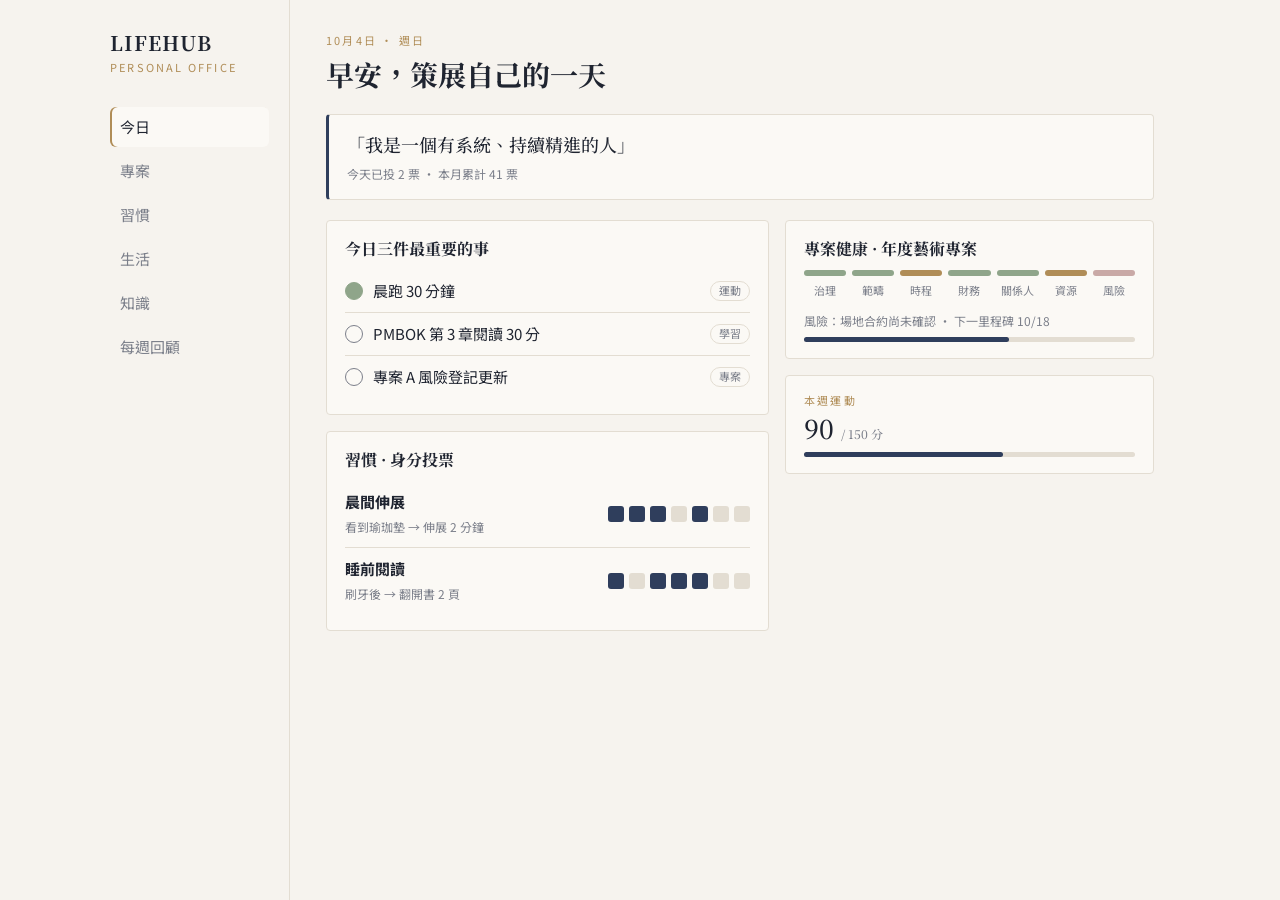
<file: lifehub/design/mockup.html>
<!doctype html><html lang="zh-Hant"><head><meta charset="utf-8"><meta name="viewport" content="width=device-width,initial-scale=1">
<title>LifeHub 設計草案</title>
<link href="https://fonts.googleapis.com/css2?family=Noto+Serif+TC:wght@500;700&family=Noto+Sans+TC:wght@400;500&display=swap" rel="stylesheet">
<style>
:root{--paper:#F6F3EE;--card:#FBF9F5;--ink:#1F2430;--mut:#7B7F8A;--line:#E3DDD2;--indigo:#2F3E5C;--rose:#C9A9A6;--sage:#8FA58A;--gold:#B08D57}
@media(prefers-color-scheme:dark){:root{--paper:#14171F;--card:#1B1F29;--ink:#EDE9E1;--mut:#9A9DA8;--line:#2B303C;--indigo:#8EA0C4;--rose:#C9A9A6;--sage:#8FA58A;--gold:#C9A66B}}
*{box-sizing:border-box}body{margin:0;background:var(--paper);color:var(--ink);font:15px/1.6 "Noto Sans TC",sans-serif}
.app{display:grid;grid-template-columns:200px 1fr;min-height:100vh;max-width:1100px;margin:auto}
aside{border-right:1px solid var(--line);padding:28px 20px}
.logo{font:700 20px "Noto Serif TC",serif;letter-spacing:.05em}.logo small{display:block;font:400 11px "Noto Sans TC";color:var(--gold);letter-spacing:.2em;margin-top:2px}
nav{margin-top:32px;display:grid;gap:4px}nav a{padding:8px 10px;border-radius:6px;color:var(--mut);text-decoration:none}nav a.on{background:var(--card);color:var(--ink);box-shadow:inset 2px 0 0 var(--gold)}
main{padding:32px 36px}
.eyebrow{font-size:11px;letter-spacing:.2em;color:var(--gold);text-transform:uppercase}
h1{font:700 28px "Noto Serif TC",serif;margin:4px 0 2px}h2{font:700 16px "Noto Serif TC",serif;margin:0 0 10px}
.id{border:1px solid var(--line);border-left:3px solid var(--indigo);background:var(--card);padding:16px 18px;border-radius:4px;margin:20px 0}
.id q{font:500 18px "Noto Serif TC",serif;quotes:"「" "」"}.id span{display:block;color:var(--mut);font-size:12px;margin-top:6px}
.grid{display:grid;grid-template-columns:1.2fr 1fr;gap:16px}
.card{background:var(--card);border:1px solid var(--line);border-radius:4px;padding:16px 18px;margin-bottom:16px}
.row{display:flex;justify-content:space-between;align-items:center;padding:9px 0;border-bottom:1px solid var(--line)}.row:last-child{border:0}
.chk{width:18px;height:18px;border:1.5px solid var(--mut);border-radius:50%;display:inline-block;margin-right:10px;vertical-align:-3px}.chk.on{background:var(--sage);border-color:var(--sage)}
.tag{font-size:11px;color:var(--mut);border:1px solid var(--line);padding:0 8px;border-radius:99px}
.dom{display:grid;grid-template-columns:repeat(7,1fr);gap:6px;text-align:center;font-size:11px;color:var(--mut)}
.dom i{display:block;height:6px;border-radius:3px;margin-bottom:6px}.g{background:var(--sage)}.y{background:var(--gold)}.r{background:var(--rose)}
.week{display:flex;gap:5px}.week b{width:16px;height:16px;border-radius:3px;background:var(--line)}.week b.on{background:var(--indigo)}
.bar{height:5px;background:var(--line);border-radius:3px;margin-top:6px}.bar i{display:block;height:100%;background:var(--indigo);border-radius:3px}
.num{font:500 26px "Noto Serif TC",serif}.mut{color:var(--mut);font-size:12px}
@media(max-width:760px){.app{grid-template-columns:1fr}aside{display:none}.grid{grid-template-columns:1fr}main{padding:20px 16px}}
</style></head><body><div class="app">
<aside><div class="logo">LIFEHUB<small>PERSONAL OFFICE</small></div>
<nav><a class="on">今日</a><a>專案</a><a>習慣</a><a>生活</a><a>知識</a><a>每週回顧</a></nav></aside>
<main>
<div class="eyebrow">10月4日 · 週日</div><h1>早安，策展自己的一天</h1>
<div class="id"><q>我是一個有系統、持續精進的人</q><span>今天已投 2 票 · 本月累計 41 票</span></div>
<div class="grid"><div>
<div class="card"><h2>今日三件最重要的事</h2>
<div class="row"><span><i class="chk on"></i>晨跑 30 分鐘</span><span class="tag">運動</span></div>
<div class="row"><span><i class="chk"></i>PMBOK 第 3 章閱讀 30 分</span><span class="tag">學習</span></div>
<div class="row"><span><i class="chk"></i>專案 A 風險登記更新</span><span class="tag">專案</span></div></div>
<div class="card"><h2>習慣 · 身分投票</h2>
<div class="row"><span><b>晨間伸展</b><br><span class="mut">看到瑜珈墊 → 伸展 2 分鐘</span></span><span class="week"><b class="on"></b><b class="on"></b><b class="on"></b><b></b><b class="on"></b><b></b><b></b></span></div>
<div class="row"><span><b>睡前閱讀</b><br><span class="mut">刷牙後 → 翻開書 2 頁</span></span><span class="week"><b class="on"></b><b></b><b class="on"></b><b class="on"></b><b class="on"></b><b></b><b></b></span></div></div>
</div><div>
<div class="card"><h2>專案健康 · 年度藝術專案</h2><div class="dom">
<div><i class="g"></i>治理</div><div><i class="g"></i>範疇</div><div><i class="y"></i>時程</div><div><i class="g"></i>財務</div><div><i class="g"></i>關係人</div><div><i class="y"></i>資源</div><div><i class="r"></i>風險</div></div>
<p class="mut" style="margin:12px 0 0">風險：場地合約尚未確認 · 下一里程碑 10/18</p><div class="bar"><i style="width:62%"></i></div></div>

<div class="card"><div class="eyebrow">本週運動</div><div class="num">90 <small class="mut">/ 150 分</small></div><div class="bar"><i style="width:60%"></i></div></div>
</div></div></main></div></body></html>
</file>
<file: docs/style.css>
/* LifeHub v1.4 — 暖紙色＋抽象色塊；細線圖示；襯線標題；中等密度 */
:root{color-scheme:light;--bg:#FAF8F4;--card:#FFFFFF;--soft:#F3EFE8;--line:#EBE5DA;--tx:#2E2A25;--mut:#8C8377;--ac:#3A332C;--btntx:#FCFAF6;--link:#7A5E43;
--ok:#6F7D5C;--bad:#A2553F;--bar:#B08D68;--tagbg:#F1ECE3;--clay:#E3CFB8;--sand:#F0E7D8;--sage:#D3D8C7;--mist:#D5DAE0;--cocoa:#8A6B4A;
--shadow:0 1px 2px rgba(58,45,30,.04),0 6px 18px rgba(58,45,30,.04)}
:root[data-theme=dark]{color-scheme:dark;--bg:#1F1B17;--card:#29241F;--soft:#322C26;--line:#3D362E;--tx:#F1EAE0;--mut:#A89C8D;--ac:#E9DFD0;--btntx:#1F1B17;--link:#D8B893;
--ok:#A9B595;--bad:#DDA08F;--bar:#C9A47E;--tagbg:#3A332B;--clay:#7A634D;--sand:#5A4E40;--sage:#5F6753;--mist:#55606B;--cocoa:#C9A47E;--shadow:0 1px 2px rgba(0,0,0,.35)}
*{box-sizing:border-box}
body{margin:0;background-color:var(--bg);color:var(--tx);font:14.5px/1.6 -apple-system,"PingFang TC","Noto Sans TC",sans-serif;padding-bottom:76px;-webkit-font-smoothing:antialiased;
background-image:url("data:image/svg+xml,%3Csvg xmlns='http://www.w3.org/2000/svg' width='180' height='180'%3E%3Cfilter id='n'%3E%3CfeTurbulence type='fractalNoise' baseFrequency='.85' numOctaves='2' stitchTiles='stitch'/%3E%3CfeColorMatrix values='0 0 0 0 .4 0 0 0 0 .32 0 0 0 0 .22 0 0 0 .03 0'/%3E%3C/filter%3E%3Crect width='100%25' height='100%25' filter='url(%23n)'/%3E%3C/svg%3E")}
#shell{max-width:1120px;margin:auto;padding:0 16px}
header{display:flex;justify-content:space-between;align-items:center;padding:max(18px,env(safe-area-inset-top)) 2px 12px}
.brand{display:flex;align-items:baseline;gap:10px}
h1,h2,.serif,.big{font-family:"Noto Serif TC","Songti TC",serif}
h1{margin:0;font:italic 600 25px/1.2 "Cormorant Garamond","Noto Serif TC",serif;letter-spacing:.01em;cursor:pointer}
.brand em{font:italic 500 15px "Cormorant Garamond","Noto Serif TC",serif;color:var(--mut);letter-spacing:.02em}
h2{font-size:15px;margin:0 0 10px;font-weight:700;letter-spacing:.03em}
.eyebrow{font-size:10.5px;letter-spacing:.2em;text-transform:uppercase;color:var(--mut)}
.ptitle{margin:2px 2px 12px}.ptitle h2{font-size:24px;margin:0}.ptitle .eyebrow{font:italic 500 14px "Cormorant Garamond",serif;letter-spacing:.04em;text-transform:none}
.hbtn{background:none;border:0;color:var(--mut);cursor:pointer;padding:4px;margin-right:8px;display:inline-flex;border-radius:8px}.hbtn.on{color:var(--btntx);background:var(--ac)}
#sync{cursor:pointer;color:var(--line);font-size:12px}#sync.ok{color:var(--ok)}#sync.err{color:var(--bad)}
.ic{width:20px;height:20px;flex:none}
.card{background:var(--card);border:1px solid var(--line);border-radius:14px;padding:14px 16px;margin-bottom:12px;box-shadow:var(--shadow)}
.grid{display:grid;grid-template-columns:1fr 1fr;gap:12px}.grid>.card{margin-bottom:0}
.big{font-size:25px;font-weight:700;font-variant-numeric:tabular-nums;line-height:1.25}.big small{font:400 12px -apple-system,"PingFang TC",sans-serif}
.mut{color:var(--mut);font-size:12.5px}.ok{color:var(--ok)}.bad{color:var(--bad)}
input,select,textarea,button.b{width:100%;padding:10px 12px;margin:4px 0;border-radius:10px;border:1px solid var(--line);background:var(--bg);color:var(--tx);font:inherit;-webkit-appearance:none;appearance:none}
input:focus,select:focus,textarea:focus{outline:none;border-color:var(--bar)}
textarea{min-height:130px}
button.b{background:var(--ac);color:var(--btntx);border:0;font-weight:600;cursor:pointer;letter-spacing:.06em}button.b.g{background:none;color:var(--mut);border:1px solid var(--line)}
.row{display:flex;gap:8px}.row>*{flex:1}
.item{display:flex;justify-content:space-between;align-items:center;padding:9px 0;border-bottom:1px solid var(--line)}.item:last-child{border:0;padding-bottom:2px}
.x{background:none;border:0;color:var(--mut);font-size:16px;padding:0 6px;cursor:pointer}
.tag{display:inline-block;background:var(--tagbg);border-radius:99px;padding:0 9px;font-size:11.5px;margin:2px 4px 2px 0;color:var(--link);cursor:pointer}
.bar{height:6px;background:var(--soft);border-radius:3px;overflow:hidden}.bar i{display:block;height:100%;background:var(--bar);border-radius:3px}
a.wl{color:var(--link);cursor:pointer;text-decoration:underline;text-decoration-color:var(--clay);text-underline-offset:3px}
pre{white-space:pre-wrap;font:inherit;margin:0}
.empty{color:var(--mut);font-size:13px;margin:4px 0}
.dot.on{background:var(--bar)}
.dot{display:inline-block;width:16px;height:16px;border:1.5px solid var(--bar);border-radius:50%;margin-right:10px;vertical-align:-3px;cursor:pointer}
/* 今日 */
.hero{display:flex;justify-content:space-between;gap:10px;padding:0;overflow:hidden}
.hero-t{padding:18px 6px 18px 18px;flex:1;min-width:0}.hero h2{font-size:26px;margin:6px 0 10px;letter-spacing:.06em}
.hero-art{width:38%;max-width:240px;flex:none}.hero-art svg{display:block;width:100%;height:100%}
.idq{display:block;font:500 15px/1.6 "Noto Serif TC",serif;color:var(--link);cursor:pointer;quotes:"「" "」"}
.chip{display:inline-block;margin-top:10px;font-size:11.5px;color:var(--mut);border:1px dashed var(--line);border-radius:99px;padding:1px 10px;cursor:pointer}
.week{display:grid;grid-template-columns:repeat(7,1fr);padding:10px 8px;text-align:center}
.week div{padding:4px 0;border-radius:10px}.week small{display:block;font-size:10.5px;color:var(--mut);letter-spacing:.1em}.week b{display:block;font:700 15px "Noto Serif TC",serif}
.week i{display:block;width:5px;height:5px;border-radius:50%;margin:3px auto 0;background:transparent}.week i.on{background:var(--bar)}.week .today{background:var(--soft)}
.tiles{display:grid;grid-template-columns:1fr 1fr;gap:12px;margin-bottom:12px}
.tile{background:var(--card);border:1px solid var(--line);border-radius:14px;overflow:hidden;cursor:pointer;box-shadow:var(--shadow)}
.tile svg.cv{display:block;width:100%;height:58px}.tile .tl{padding:9px 12px 11px}.tile .tn{display:flex;align-items:center;gap:7px;font-weight:600}.tile .ic{width:16px;height:16px;color:var(--cocoa)}
.dash{display:grid;grid-template-columns:1fr;gap:0}.dc,.dr{min-width:0}
.book{display:flex;gap:12px;align-items:center}.cover{width:44px;height:62px;border-radius:2px 6px 6px 2px;background:var(--cocoa);color:var(--card);font:700 10.5px/1.25 "Noto Serif TC",serif;padding:6px;display:flex;align-items:flex-end;box-shadow:inset 3px 0 0 rgba(0,0,0,.12)}
.quote{text-align:center;font:500 14px/1.9 "Noto Serif TC",serif;color:var(--link);cursor:pointer;background:var(--soft);box-shadow:none}
/* 分段切換、摘錄、曼陀羅 */
.seg{display:flex;gap:6px;overflow-x:auto;margin:0 0 12px;scrollbar-width:none}.seg::-webkit-scrollbar{display:none}
.seg button{flex:none;padding:6px 14px;border-radius:99px;border:1px solid var(--line);background:var(--card);color:var(--mut);font:inherit;font-size:13px;cursor:pointer}.seg button.on{background:var(--ac);color:var(--btntx);border-color:var(--ac)}
details.card summary{list-style:none}details.card summary::-webkit-details-marker{display:none}details.card summary::after{content:"＋";float:right;color:var(--mut)}details.card[open] summary::after{content:"－"}
.qt{margin:0 0 8px;padding-left:12px;border-left:3px solid var(--clay);font:500 15.5px/1.8 "Noto Serif TC",serif}
.mand{display:grid;grid-template-columns:repeat(3,1fr);gap:6px}
.mc{aspect-ratio:1;border:1px solid var(--line);border-radius:10px;background:var(--bg);display:flex;align-items:center;justify-content:center;text-align:center;padding:4px;font-size:13px;line-height:1.35;cursor:pointer;overflow:hidden;word-break:break-word}
.mc.sub{background:var(--sand)}.mc.ctr{background:var(--clay);font-weight:700}.mc.core{background:var(--cocoa);color:var(--card);font:700 14px/1.35 "Noto Serif TC",serif}
.mand9{display:grid;grid-template-columns:repeat(3,1fr);gap:8px}.mand.mini{gap:2px}.mand.mini .mc{font-size:8px;border-radius:4px;padding:1px;line-height:1.15}
.m9{display:none}@media(min-width:700px){.m9{display:block}.mand{max-width:520px;margin:auto}.mand9 .mand{max-width:none}}
/* 購物清單四象限 */
.quad{display:grid;grid-template-columns:1fr;gap:12px;margin-bottom:12px}.quad .card{margin:0;border-top:3px solid var(--line)}
.quad .q-need{border-top-color:var(--cocoa)}.quad .q-want{border-top-color:var(--sage)}.quad .q-u{background:var(--soft)}
@media(min-width:700px){.quad{grid-template-columns:1fr 1fr}}
/* 知識小卡（索引卡樣式） */
.kgrid{display:grid;grid-template-columns:1fr;gap:10px}@media(min-width:760px){.kgrid{grid-template-columns:1fr 1fr}}
.kcard{background:var(--card);border:1px solid var(--line);border-radius:6px;padding:12px 14px 10px;box-shadow:var(--shadow);background-image:repeating-linear-gradient(transparent,transparent 25px,var(--soft) 25px,var(--soft) 26px);background-position:0 40px}
.kh{display:flex;justify-content:space-between;align-items:flex-start;gap:8px;border-bottom:1.5px solid var(--clay);padding-bottom:6px;margin-bottom:8px}.kh b{font:700 15.5px/1.4 "Noto Serif TC",serif}.kh span{flex:none;white-space:nowrap}
.kcard pre{line-height:26px;font-size:14px}.kf{display:flex;justify-content:space-between;gap:8px;margin-top:8px;font-size:11.5px;color:var(--mut)}
/* 習慣／喝水的圓形打勾格 */
.hw{display:flex;gap:6px;flex-wrap:wrap}
.hc{width:34px;height:34px;border-radius:50%;border:1.5px solid var(--line);background:var(--bg);color:var(--mut);padding:0;cursor:pointer;font:inherit;display:flex;align-items:center;justify-content:center}
.hc small{font-size:11px}.hc.td{border-color:var(--bar)}.hc.on{background:var(--cocoa);border-color:var(--cocoa);color:var(--card)}.hc:disabled{opacity:.35;cursor:default}
button:disabled{opacity:.4}
/* 導覽 */
nav{position:fixed;bottom:0;left:0;right:0;display:flex;overflow-x:auto;scrollbar-width:none;background:var(--card);border-top:1px solid var(--line);padding-bottom:env(safe-area-inset-bottom);z-index:5}
nav::-webkit-scrollbar{display:none}.nl{display:none}
nav button{flex:1 0 62px;background:none;border:0;color:var(--mut);padding:9px 0 7px;font-size:10.5px;letter-spacing:.08em;cursor:pointer;display:flex;flex-direction:column;align-items:center;gap:3px}
nav button.on{color:var(--tx);font-weight:700}nav button.on .ic{color:var(--cocoa)}
@media(min-width:700px){.tiles{grid-template-columns:repeat(4,1fr)}.tile svg.cv{height:70px}}
@media(min-width:1000px){.dash{grid-template-columns:1fr 300px;gap:16px}}
@media(min-width:860px){
  body{padding-bottom:40px}
  #shell{display:grid;grid-template-columns:172px 1fr;gap:28px}
  nav{position:static;display:block;border:0;background:none;padding:68px 0 0;z-index:auto}
  .nl{display:inline}.ns{display:none}
  nav button{flex:none;flex-direction:row;gap:10px;width:100%;text-align:left;padding:8px 10px;font-size:13.5px;letter-spacing:.04em;border-radius:10px;color:var(--mut)}
  nav button.on{background:var(--card);box-shadow:var(--shadow);color:var(--tx)}
}

/* 可拖曳的版面區塊 */
.blk{position:relative;min-width:0}
#view{display:grid;grid-template-columns:repeat(6,minmax(0,1fr));column-gap:16px;align-items:start}
#view>*{grid-column:1/-1}
#view>.blk{grid-column:span var(--sp,6)}
/* 手機：窄的區塊（2 欄）兩個並排，其餘整列 */
@media(max-width:700px){#view>.blk{grid-column:1/-1}#view>.blk[data-sp="2"]{grid-column:span 3}}
/* 首頁在中等寬度維持單欄 */
@media(min-width:701px) and (max-width:999px){#view.two>.blk{grid-column:1/-1}}
.rsz{position:absolute;right:0;bottom:6px;width:18px;height:18px;z-index:3;cursor:ew-resize;touch-action:none;user-select:none;-webkit-user-select:none;border-right:2px solid transparent;border-bottom:2px solid transparent;border-radius:0 0 12px 0}
.blk:hover>.rsz,.blk.resizing>.rsz{border-color:var(--line)}
.blk.resizing{outline:1px dashed var(--line);outline-offset:2px;border-radius:14px}
@media(max-width:700px){.rsz{width:24px;height:24px}}
.blk.dragging{opacity:.5}
/* 拖曳區：每個區塊上緣一條看不見的橫條（沒有圖示）；滑鼠移上去游標會變成抓取 */
.grip{position:absolute;top:-5px;left:0;right:0;height:11px;z-index:3;cursor:grab;touch-action:none;user-select:none;-webkit-user-select:none}
.blk.dragging .grip{cursor:grabbing}

dialog{border:1px solid var(--line);border-radius:16px;background:var(--card);color:var(--tx);padding:18px;width:min(92vw,420px);box-shadow:0 20px 60px rgba(40,30,20,.25)}
dialog::backdrop{background:rgba(40,30,20,.35)}

/* 一週長條圖 */
.bars{display:grid;grid-template-columns:repeat(7,1fr);gap:6px;height:128px;margin-top:4px}
.bars div{display:flex;flex-direction:column;justify-content:flex-end;align-items:center;height:100%;font-size:10.5px;color:var(--mut);min-width:0}
.bars span{margin-bottom:3px;white-space:nowrap}.bars small{margin-top:5px;font-size:10.5px}
.bars i{display:block;width:62%;max-width:28px;background:var(--clay);border-radius:5px 5px 2px 2px;min-height:2px}.bars .td i{background:var(--cocoa)}.bars .td small{color:var(--tx);font-weight:700}
.bars .pr{flex-direction:row;justify-content:center;align-items:flex-end;gap:3px;height:78%;width:100%}.bars .pr i{width:38%;max-width:16px}.bars i.b2,.lg.b2{background:var(--sage)}.bars .td .pr i.b2{background:var(--ok)}
.lg{display:inline-block;width:9px;height:9px;border-radius:2px;background:var(--clay);margin-right:5px;vertical-align:baseline}
.piebox{display:flex;gap:18px;align-items:flex-start;flex-wrap:wrap}.pie{width:150px;height:150px;flex:none;margin:4px auto}.pielg{flex:1;min-width:220px}.pl{display:flex;gap:8px;align-items:flex-start;padding:6px 0;border-bottom:1px solid var(--line);font-size:13.5px}.pl:last-child{border:0}.pl i{flex:none;width:10px;height:10px;border-radius:3px;margin-top:5px}.pl>span{flex:1;min-width:0}.pl a{flex:none;text-align:right;font-size:12.5px}
.sum2{cursor:pointer;font-family:"Noto Serif TC","Songti TC",serif;font-weight:700;font-size:15px;padding:2px 0}details[open]>.sum2{margin-bottom:8px}
.tagx{display:inline-block;font-style:normal;font-size:11px;line-height:1.5;padding:0 7px;border-radius:99px;background:var(--cocoa);color:var(--card);margin-left:6px;vertical-align:1px}.tagx.b{background:var(--bad)}.pl.top{box-shadow:inset 3px 0 0 var(--cocoa);padding-left:9px}.pl.over{box-shadow:inset 3px 0 0 var(--bad);padding-left:9px}
.line{width:100%;height:auto;display:block;margin-top:4px}.line text{font-size:9.5px;fill:var(--mut);font-family:-apple-system,"PingFang TC",sans-serif}.line text.on{fill:var(--tx);font-weight:700}
.piec{width:100%;max-width:560px;height:auto;display:block;margin:0 auto}.piec text{font-family:-apple-system,"PingFang TC",sans-serif}.piec .pn{font-size:11.5px;fill:var(--tx);font-weight:600}.piec .pv{font-size:10px;fill:var(--mut)}.piec .pt{font-size:13px;fill:var(--tx);font-weight:700;font-family:"Noto Serif TC","Songti TC",serif}
.line{max-width:680px;margin-left:auto;margin-right:auto}
.piec .pn{font-size:11.5px}.piec .pq{fill:var(--mut);font-weight:400}
.ptab{width:100%;border-collapse:collapse;font-size:13.5px;margin-top:12px}.ptab th{font-weight:400;color:var(--mut);font-size:12px;text-align:right;padding:6px 4px;border-bottom:1px solid var(--line)}.ptab td{padding:9px 4px;border-bottom:1px solid var(--line);text-align:right;font-variant-numeric:tabular-nums;vertical-align:top}.ptab th:first-child,.ptab td:first-child{text-align:left}.ptab tbody tr:last-child td{border-bottom:0}.ptab td i{display:inline-block;width:10px;height:10px;border-radius:3px;margin-right:8px;vertical-align:-1px}.ptab td:nth-child(2){font-weight:700}.ptab td:nth-child(3){color:var(--mut)}.ptab tr.top td:first-child{box-shadow:inset 3px 0 0 var(--cocoa);padding-left:9px}.ptab tr.over td:first-child{box-shadow:inset 3px 0 0 var(--bad);padding-left:9px}.ptab td a{font-size:12.5px}
.ptab tr.clk{cursor:pointer}.ptab tr.clk:hover td{background:var(--soft)}
.bks{display:grid;grid-template-columns:repeat(auto-fill,minmax(300px,1fr));gap:10px}.bk{display:flex;gap:12px;padding:12px;border:1px solid var(--line);border-radius:12px;background:var(--card)}.bkc{flex:none;width:58px;height:82px;border-radius:3px 8px 8px 3px;box-shadow:inset 4px 0 0 rgba(0,0,0,.14);display:flex;align-items:flex-end;padding:6px;color:#fff;font:700 10px/1.25 "Noto Serif TC",serif;overflow:hidden}.bkc span{display:-webkit-box;-webkit-line-clamp:4;-webkit-box-orient:vertical;overflow:hidden;text-shadow:0 1px 2px rgba(0,0,0,.25)}.bkb{flex:1;min-width:0}.bkt{display:flex;justify-content:space-between;gap:6px;align-items:flex-start}.bkt b{font-family:"Noto Serif TC","Songti TC",serif;font-size:15px;line-height:1.35}.bkt span{flex:none;white-space:nowrap}.bka{display:flex;justify-content:space-between;align-items:center;gap:8px;margin-top:8px;font-size:13px}.bka .wl{margin-right:8px}.stars a{cursor:pointer;color:var(--bar);font-size:14px}
.ggrid{display:grid;grid-template-columns:repeat(6,minmax(0,1fr));gap:12px;margin-bottom:12px;min-height:8px}.gcard{position:relative;min-width:0}.gcard>.card{margin-bottom:0;height:100%}.gcard.sz-s{grid-column:span 2}.gcard.sz-m{grid-column:span 3}.gcard.sz-l{grid-column:span 6}.gcard.dragging{opacity:.55}.gcard.dragging .grip{cursor:grabbing}@media(max-width:700px){.gcard.sz-s{grid-column:span 3}.gcard.sz-m,.gcard.sz-l{grid-column:span 6}}
/* 目標期程標題與「寫一個目標」輸入列同一行 */
.gth{display:flex;align-items:center;gap:14px}.gth h2{flex:none;white-space:nowrap}.gq{flex:1;display:flex;gap:8px;min-width:0}.gq input{margin:0;flex:1;min-width:0}.gq .b{margin:0;flex:0 0 64px}
/* 回顧頁數據格 */
.rvg{display:grid;grid-template-columns:repeat(auto-fill,minmax(140px,1fr));gap:10px}.rvt{background:var(--bg);border:1px solid var(--line);border-radius:12px;padding:10px 12px}.rvv{font-size:18px;font-weight:600;margin:2px 0}.rvv .up{color:#6f8f5f;font-size:12px}.rvv .down{color:#b0674f;font-size:12px}
</file>
